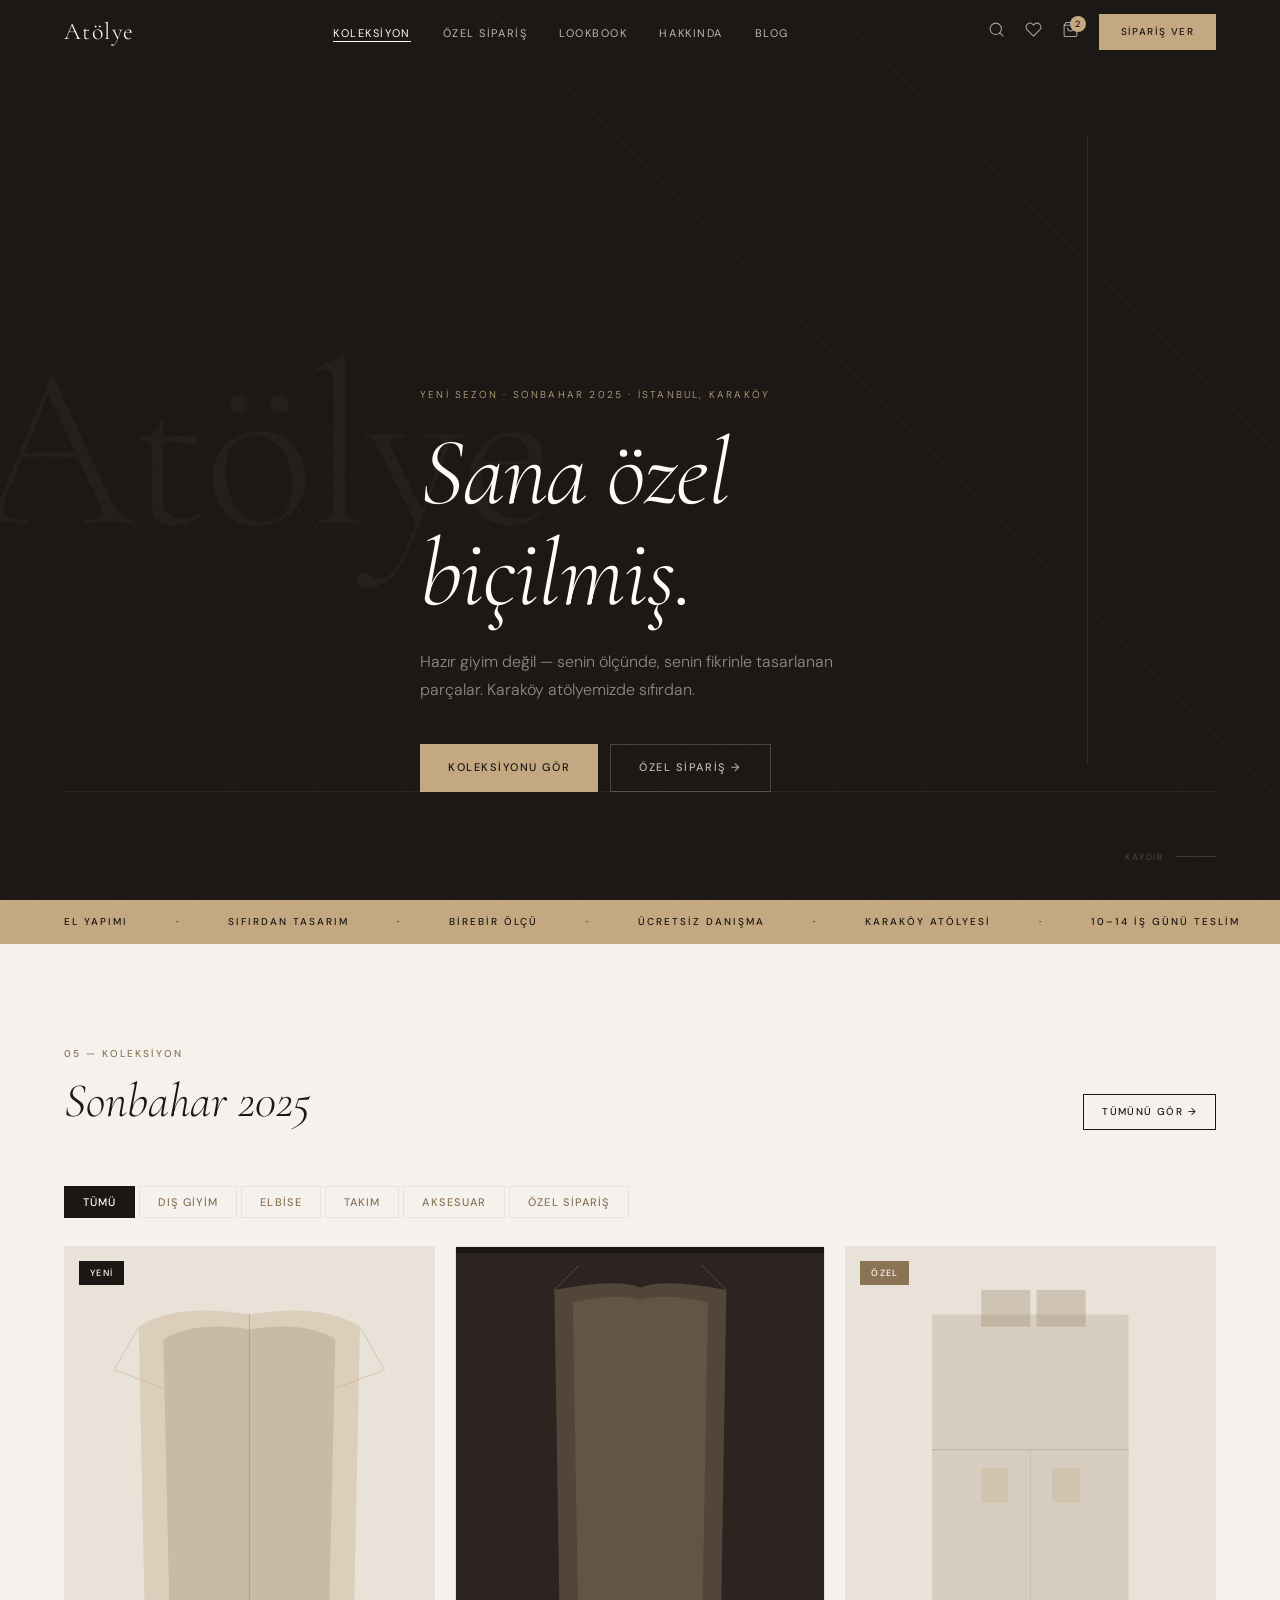
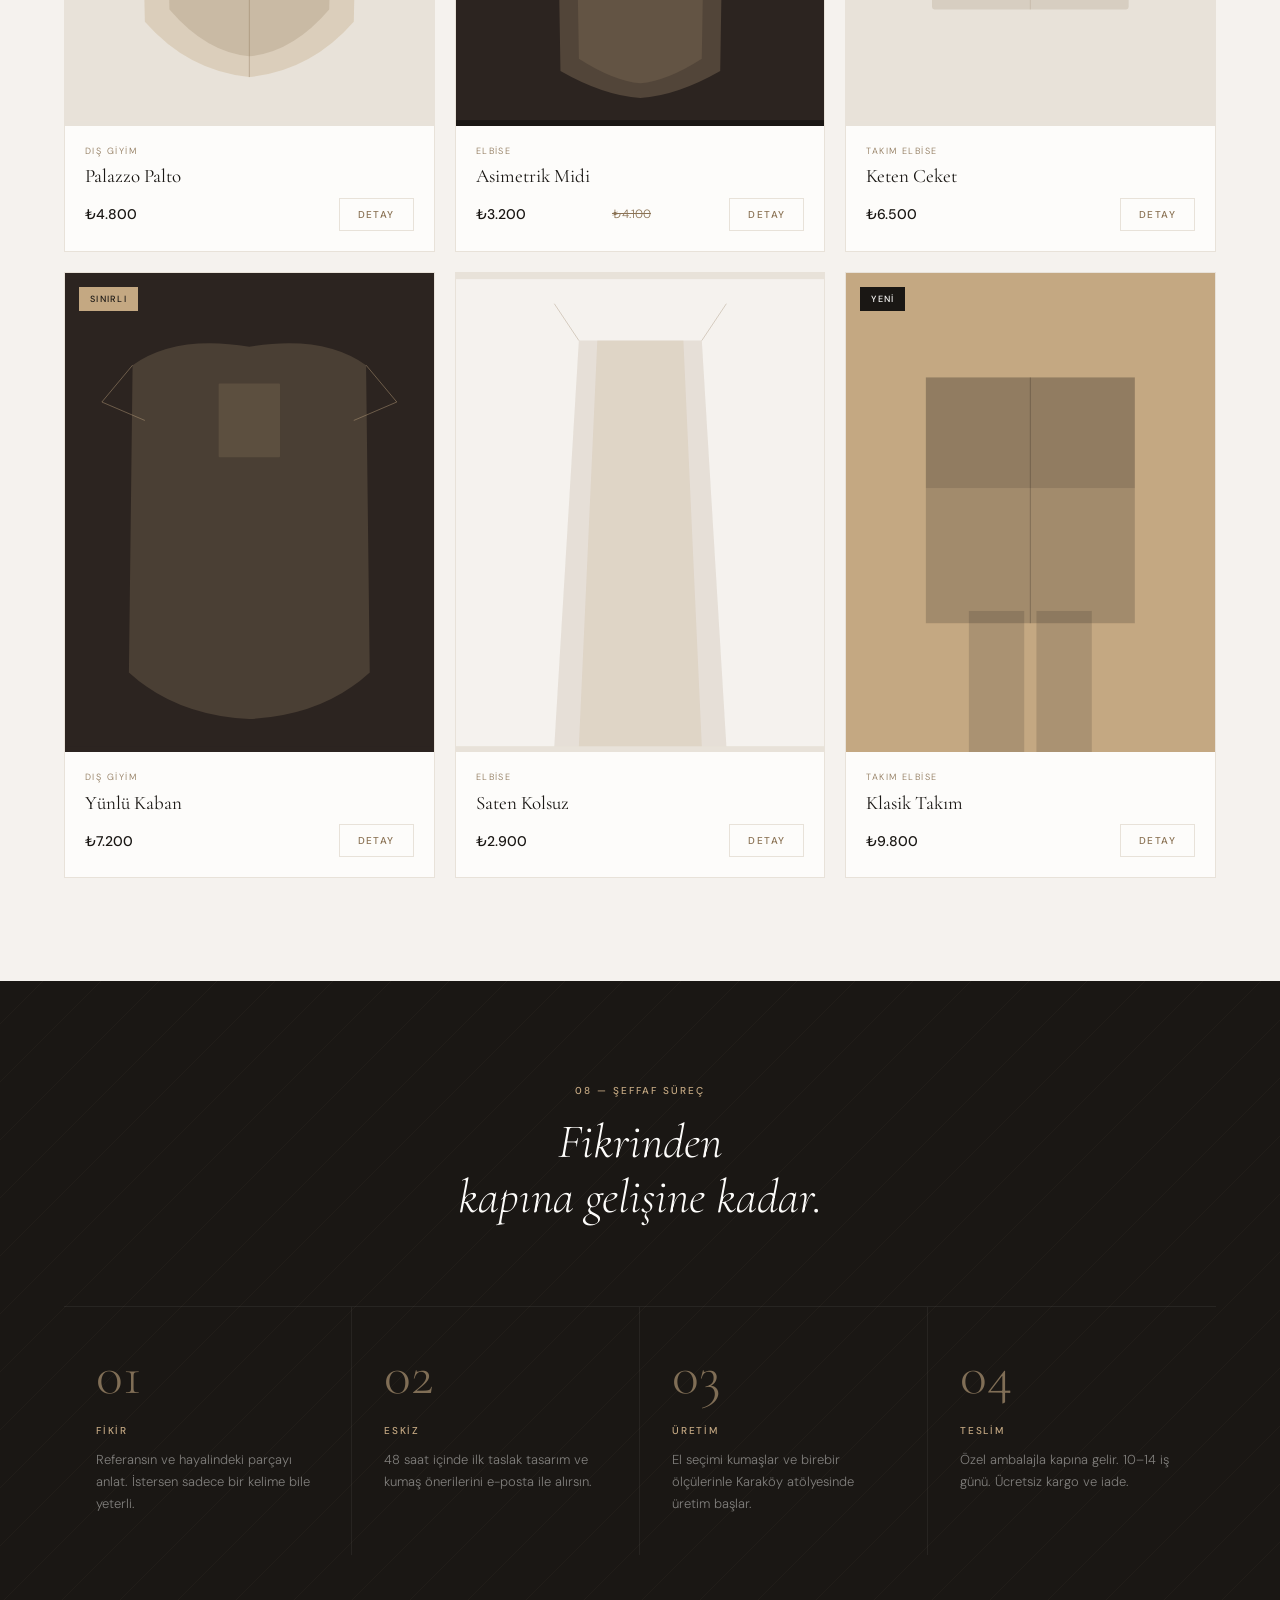
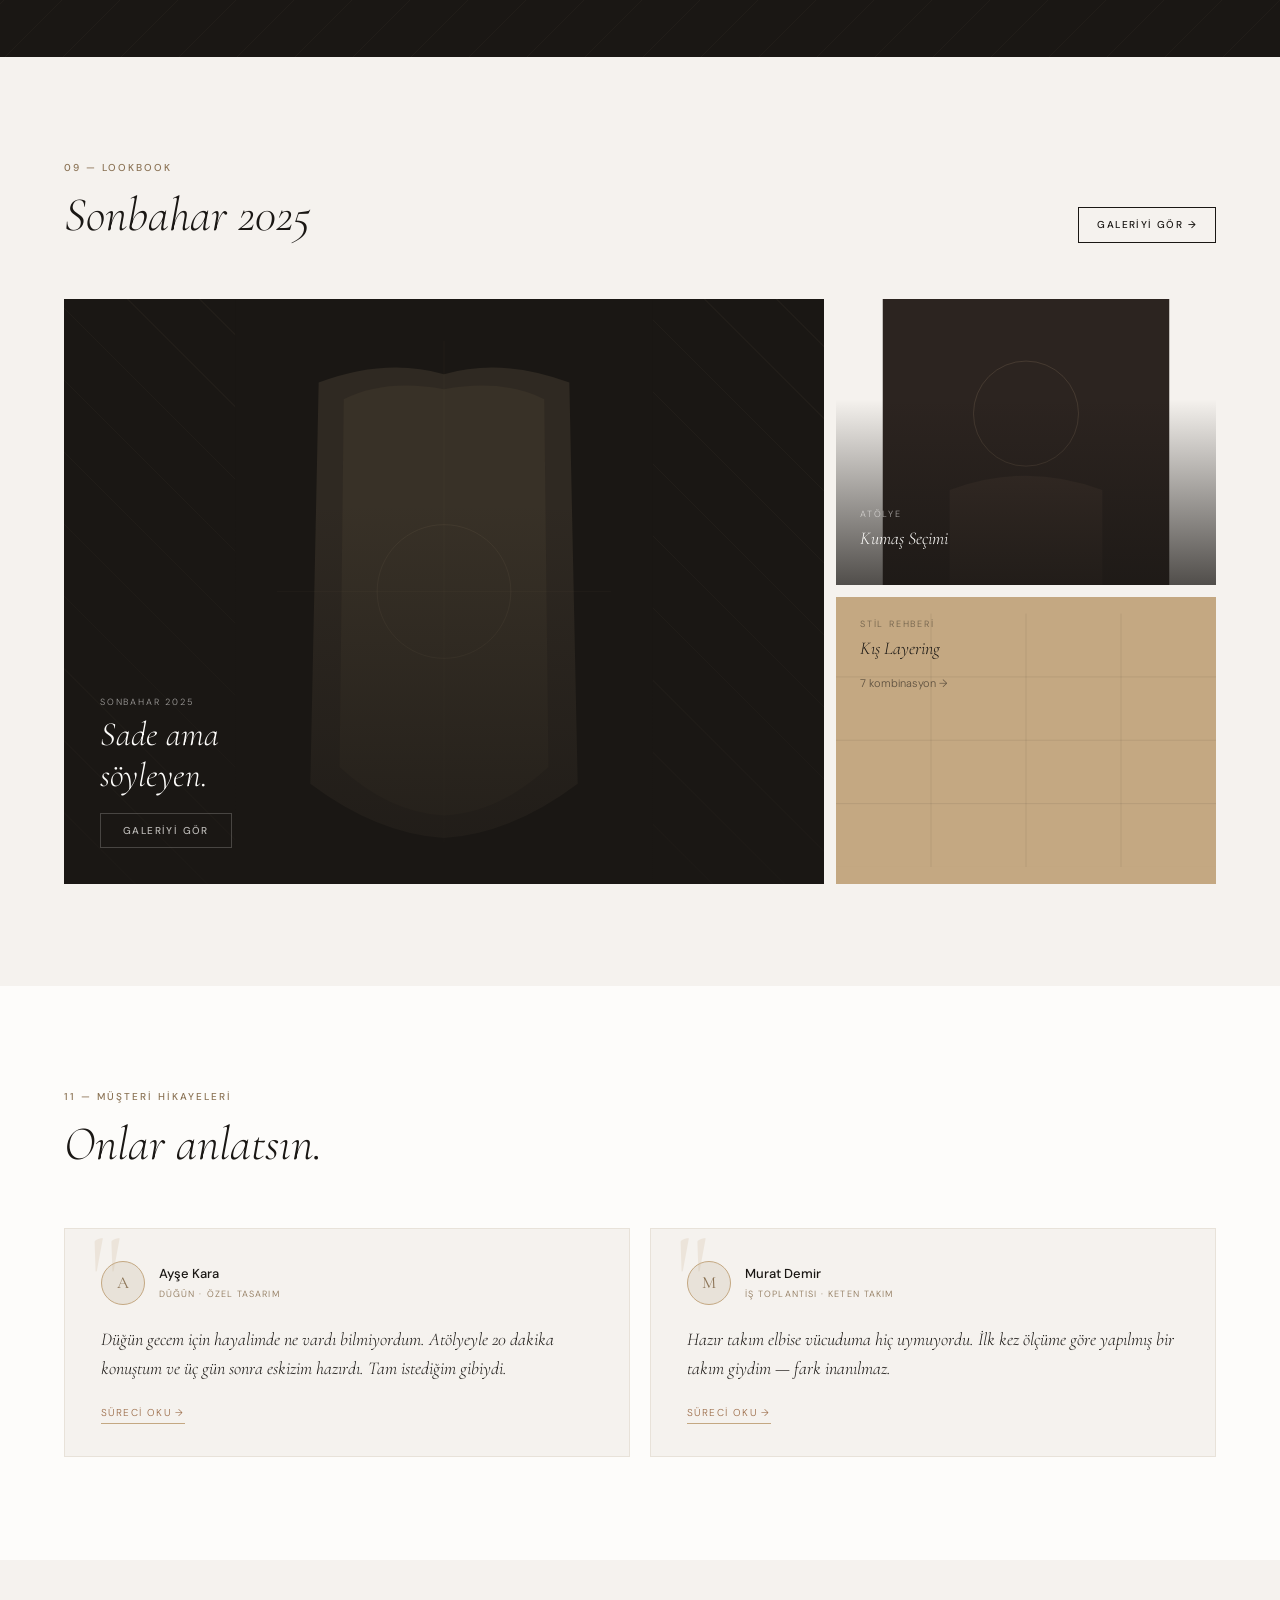
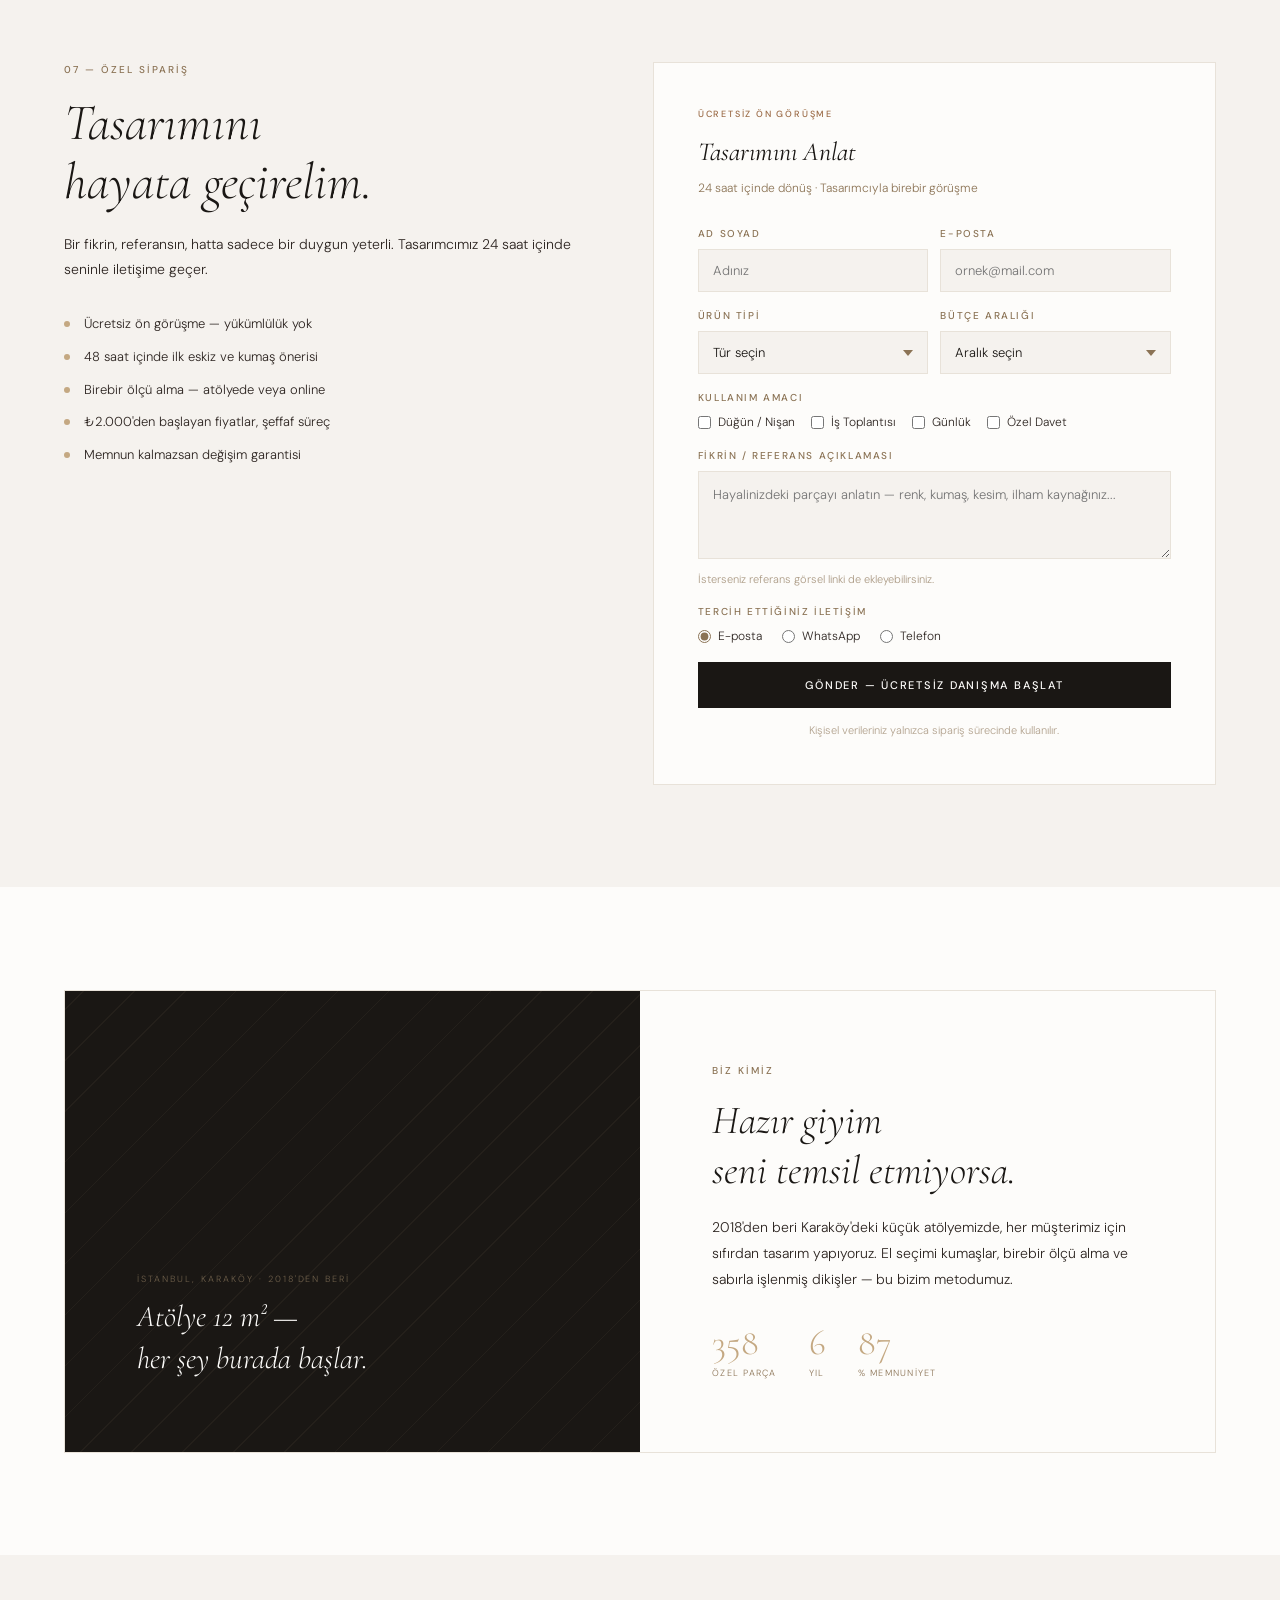
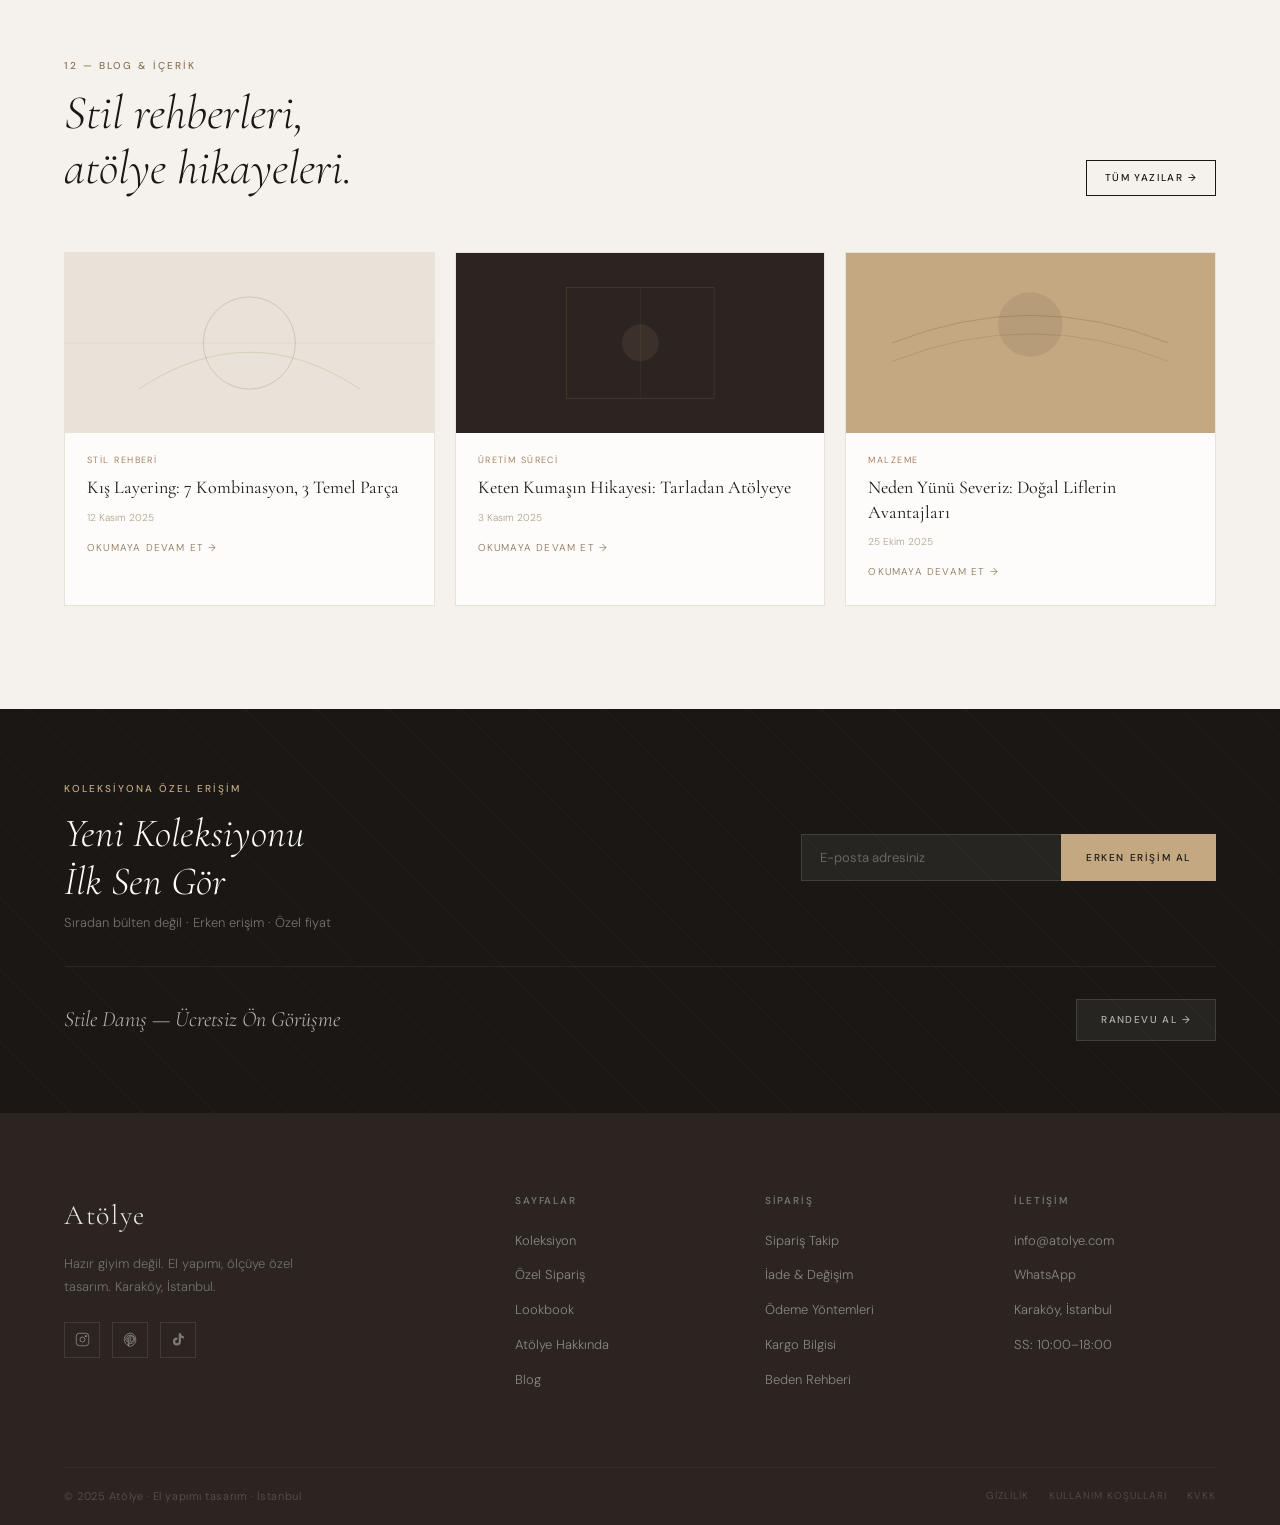
<file: index.html>
<!DOCTYPE html>
<html lang="tr">
<head>
  <meta charset="UTF-8">
  <meta name="viewport" content="width=device-width, initial-scale=1.0">
  <title>Atölye — Özel Giyim · İstanbul</title>
  <meta name="description" content="Hazır giyim seni temsil etmiyorsa. Karaköy atölyemizde sıfırdan tasarlanan, senin ölçünde biçilen parçalar.">
  <link rel="preconnect" href="https://fonts.googleapis.com">
  <link href="https://fonts.googleapis.com/css2?family=Cormorant+Garamond:ital,wght@0,300;0,400;0,600;1,300;1,400;1,600&family=DM+Sans:opsz,wght@9..40,300;9..40,400;9..40,500&display=swap" rel="stylesheet">

  <link rel="stylesheet" href="style.css">
</head>
<body>

  <!-- ============================================
       NAVIGATION
  ============================================= -->
  <nav id="nav" aria-label="Ana navigasyon">
    <div class="container">
      <div class="nav-inner">
        <a href="#" class="nav-logo">Atölye</a>

        <ul class="nav-links">
          <li><a href="#koleksiyon" class="active">Koleksiyon</a></li>
          <li><a href="#ozel-siparis">Özel Sipariş</a></li>
          <li><a href="#lookbook">Lookbook</a></li>
          <li><a href="#hakkinda">Hakkında</a></li>
          <li><a href="#blog">Blog</a></li>
        </ul>

        <div class="nav-right">
          <button class="nav-icon-btn" aria-label="Ara" title="Ara">
            <svg width="17" height="17" viewBox="0 0 24 24" fill="none" stroke="currentColor" stroke-width="1.5" stroke-linecap="round">
              <circle cx="11" cy="11" r="8"/><line x1="21" y1="21" x2="16.65" y2="16.65"/>
            </svg>
          </button>
          <button class="nav-icon-btn" aria-label="Favoriler" title="Favoriler">
            <svg width="17" height="17" viewBox="0 0 24 24" fill="none" stroke="currentColor" stroke-width="1.5" stroke-linecap="round" stroke-linejoin="round">
              <path d="M20.84 4.61a5.5 5.5 0 0 0-7.78 0L12 5.67l-1.06-1.06a5.5 5.5 0 0 0-7.78 7.78l1.06 1.06L12 21.23l7.78-7.78 1.06-1.06a5.5 5.5 0 0 0 0-7.78z"/>
            </svg>
          </button>
          <button class="nav-icon-btn" aria-label="Sepet" title="Sepet" style="position:relative">
            <svg width="17" height="17" viewBox="0 0 24 24" fill="none" stroke="currentColor" stroke-width="1.5" stroke-linecap="round" stroke-linejoin="round">
              <path d="M6 2L3 6v14a2 2 0 002 2h14a2 2 0 002-2V6l-3-4z"/><line x1="3" y1="6" x2="21" y2="6"/><path d="M16 10a4 4 0 01-8 0"/>
            </svg>
            <span class="cart-badge">2</span>
          </button>
          <a href="#ozel-siparis" class="btn-nav">Sipariş Ver</a>
          <button class="hamburger" id="hamburger-btn" aria-label="Menü" aria-expanded="false">
            <span></span><span></span><span></span>
          </button>
        </div>
      </div>
    </div>
  </nav>

  <!-- Mobile Overlay Menu -->
  <div id="mobile-menu" role="dialog" aria-modal="true">
    <a href="#koleksiyon" class="mobile-nav-link">Koleksiyon</a>
    <a href="#ozel-siparis" class="mobile-nav-link">Özel Sipariş</a>
    <a href="#lookbook" class="mobile-nav-link">Lookbook</a>
    <a href="#hakkinda" class="mobile-nav-link">Hakkında</a>
    <a href="#blog" class="mobile-nav-link">Blog</a>
  </div>

  <!-- ============================================
       HERO
  ============================================= -->
  <section id="hero" aria-label="Ana banner">
    <div class="hero-bg-pattern"></div>
    <div class="hero-grain"></div>
    <!-- Dekoratif çizgiler -->
    <div class="hero-line-v"></div>
    <div class="hero-line-h"></div>
    <!-- Watermark -->
    <div class="hero-watermark" id="hero-watermark">Atölye</div>

    <div class="container">
      <div class="hero-content">
        <p class="hero-eyebrow">Yeni Sezon · Sonbahar 2025 · İstanbul, Karaköy</p>
        <h1 class="hero-heading">Sana özel<br>biçilmiş.</h1>
        <p class="hero-sub">Hazır giyim değil — senin ölçünde, senin fikrinle tasarlanan parçalar. Karaköy atölyemizde sıfırdan.</p>
        <div class="hero-btns">
          <a href="#koleksiyon" class="btn btn-primary">Koleksiyonu Gör</a>
          <a href="#ozel-siparis" class="btn btn-outline-light">Özel Sipariş →</a>
        </div>
      </div>
    </div>

    <!-- Scroll indicator -->
    <div class="hero-scroll-indicator">
      <span class="hero-scroll-text">Kaydır</span>
      <div class="hero-scroll-line"></div>
    </div>
  </section>

  <!-- ============================================
       MARQUEE STRIP
  ============================================= -->
  <div class="brand-strip" aria-hidden="true">
    <div class="brand-strip-inner">
      <!-- Duplicated for infinite loop -->
      <span class="brand-strip-item">El Yapımı</span>
      <span class="brand-strip-item">·</span>
      <span class="brand-strip-item">Sıfırdan Tasarım</span>
      <span class="brand-strip-item">·</span>
      <span class="brand-strip-item">Birebir Ölçü</span>
      <span class="brand-strip-item">·</span>
      <span class="brand-strip-item">Ücretsiz Danışma</span>
      <span class="brand-strip-item">·</span>
      <span class="brand-strip-item">Karaköy Atölyesi</span>
      <span class="brand-strip-item">·</span>
      <span class="brand-strip-item">10–14 İş Günü Teslim</span>
      <span class="brand-strip-item">·</span>
      <span class="brand-strip-item">El Yapımı</span>
      <span class="brand-strip-item">·</span>
      <span class="brand-strip-item">Sıfırdan Tasarım</span>
      <span class="brand-strip-item">·</span>
      <span class="brand-strip-item">Birebir Ölçü</span>
      <span class="brand-strip-item">·</span>
      <span class="brand-strip-item">Ücretsiz Danışma</span>
      <span class="brand-strip-item">·</span>
      <span class="brand-strip-item">Karaköy Atölyesi</span>
      <span class="brand-strip-item">·</span>
      <span class="brand-strip-item">10–14 İş Günü Teslim</span>
      <span class="brand-strip-item">·</span>
    </div>
  </div>

  <!-- ============================================
       KOLEKSİYON
  ============================================= -->
  <section id="koleksiyon" aria-labelledby="koleksiyon-baslik">
    <div class="container">
      <div class="section-header">
        <div>
          <p class="eyebrow reveal" style="margin-bottom:12px">05 — Koleksiyon</p>
          <h2 class="section-heading reveal reveal-delay-1" id="koleksiyon-baslik">Sonbahar 2025</h2>
        </div>
        <a href="#" class="btn btn-outline-dark btn-sm reveal reveal-delay-2">Tümünü Gör →</a>
      </div>

      <!-- Filtre -->
      <div class="filter-bar reveal">
        <button class="filter-btn active" data-filter="all">Tümü</button>
        <button class="filter-btn" data-filter="dis-giyim">Dış Giyim</button>
        <button class="filter-btn" data-filter="elbise">Elbise</button>
        <button class="filter-btn" data-filter="takim">Takım</button>
        <button class="filter-btn" data-filter="aksesuar">Aksesuar</button>
        <button class="filter-btn" data-filter="ozel">Özel Sipariş</button>
      </div>

      <!-- Ürün Grid -->
      <div class="products-grid" id="products-grid">

        <!-- Ürün 1 -->
        <article class="product-card reveal" data-category="dis-giyim">
          <div class="card-image">
            <span class="card-badge badge-new">Yeni</span>
            <div class="card-image-inner">
              <svg width="100%" height="100%" viewBox="0 0 300 380" xmlns="http://www.w3.org/2000/svg" style="position:absolute;inset:0">
                <rect width="300" height="380" fill="#E8E2D9"/>
                <path d="M60 60 Q90 40 150 50 Q210 40 240 60 L235 300 Q200 340 150 345 Q100 340 65 300 Z" fill="#C4A882" opacity="0.35"/>
                <path d="M80 70 Q105 55 150 62 Q195 55 220 70 L215 290 Q185 325 150 328 Q115 325 85 290 Z" fill="#8B7355" opacity="0.22"/>
                <line x1="150" y1="50" x2="150" y2="345" stroke="#8B7355" stroke-width="0.8" opacity="0.4"/>
                <path d="M60 60 L40 95 L80 110" fill="none" stroke="#C4A882" stroke-width="0.8" opacity="0.5"/>
                <path d="M240 60 L260 95 L220 110" fill="none" stroke="#C4A882" stroke-width="0.8" opacity="0.5"/>
              </svg>
            </div>
            <div class="card-overlay">
              <button class="quick-add-btn" onclick="addToCart('Palazzo Palto')">Sepete Ekle</button>
            </div>
          </div>
          <div class="card-body">
            <p class="card-cat">Dış Giyim</p>
            <h3 class="card-name">Palazzo Palto</h3>
            <div class="card-footer">
              <span class="card-price">₺4.800</span>
              <button class="btn btn-ghost btn-sm">Detay</button>
            </div>
          </div>
        </article>

        <!-- Ürün 2 -->
        <article class="product-card reveal reveal-delay-1" data-category="elbise">
          <div class="card-image" style="background:#1A1714">
            <div class="card-image-inner">
              <svg width="100%" height="100%" viewBox="0 0 300 380" xmlns="http://www.w3.org/2000/svg" style="position:absolute;inset:0">
                <rect width="300" height="380" fill="#2C2420"/>
                <path d="M80 30 Q130 20 150 28 Q170 20 220 30 L215 340 Q180 360 150 362 Q120 360 85 340 Z" fill="#C4A882" opacity="0.25"/>
                <path d="M95 40 Q130 32 150 38 Q170 32 205 40 L200 330 Q172 348 150 350 Q128 348 100 330 Z" fill="#C4A882" opacity="0.15"/>
                <line x1="80" y1="30" x2="100" y2="10" stroke="#C4A882" stroke-width="0.6" opacity="0.4"/>
                <line x1="220" y1="30" x2="200" y2="10" stroke="#C4A882" stroke-width="0.6" opacity="0.4"/>
              </svg>
            </div>
            <div class="card-overlay">
              <button class="quick-add-btn" onclick="addToCart('Asimetrik Midi')">Sepete Ekle</button>
            </div>
          </div>
          <div class="card-body">
            <p class="card-cat">Elbise</p>
            <h3 class="card-name">Asimetrik Midi</h3>
            <div class="card-footer">
              <span class="card-price">₺3.200</span>
              <span class="card-price-old">₺4.100</span>
              <button class="btn btn-ghost btn-sm">Detay</button>
            </div>
          </div>
        </article>

        <!-- Ürün 3 -->
        <article class="product-card reveal reveal-delay-2" data-category="takim">
          <div class="card-image" style="background:#E8E2D9">
            <span class="card-badge badge-special">Özel</span>
            <div class="card-image-inner">
              <svg width="100%" height="100%" viewBox="0 0 300 380" xmlns="http://www.w3.org/2000/svg" style="position:absolute;inset:0">
                <rect width="300" height="380" fill="#E8E2D9"/>
                <rect x="70" y="50" width="160" height="240" rx="2" fill="#8B7355" opacity="0.18"/>
                <rect x="110" y="30" width="40" height="30" rx="1" fill="#8B7355" opacity="0.28"/>
                <rect x="155" y="30" width="40" height="30" rx="1" fill="#8B7355" opacity="0.28"/>
                <line x1="70" y1="160" x2="230" y2="160" stroke="#8B7355" stroke-width="0.7" opacity="0.4"/>
                <line x1="150" y1="160" x2="150" y2="290" stroke="#8B7355" stroke-width="0.5" opacity="0.3"/>
                <rect x="110" y="175" width="22" height="28" rx="1" fill="#C4A882" opacity="0.3"/>
                <rect x="168" y="175" width="22" height="28" rx="1" fill="#C4A882" opacity="0.3"/>
              </svg>
            </div>
            <div class="card-overlay">
              <button class="quick-add-btn" onclick="addToCart('Keten Ceket')">Sepete Ekle</button>
            </div>
          </div>
          <div class="card-body">
            <p class="card-cat">Takım Elbise</p>
            <h3 class="card-name">Keten Ceket</h3>
            <div class="card-footer">
              <span class="card-price">₺6.500</span>
              <button class="btn btn-ghost btn-sm">Detay</button>
            </div>
          </div>
        </article>

        <!-- Ürün 4 -->
        <article class="product-card reveal reveal-delay-1" data-category="dis-giyim">
          <div class="card-image" style="background:#2C2420">
            <span class="card-badge badge-limited">Sınırlı</span>
            <div class="card-image-inner">
              <svg width="100%" height="100%" viewBox="0 0 300 380" xmlns="http://www.w3.org/2000/svg" style="position:absolute;inset:0">
                <rect width="300" height="380" fill="#2C2420"/>
                <path d="M55 70 Q90 45 150 55 Q210 45 245 70 L248 320 Q210 355 150 358 Q90 355 52 320 Z" fill="#C4A882" opacity="0.2"/>
                <path d="M55 70 L30 100 L65 115 M245 70 L270 100 L235 115" fill="none" stroke="#C4A882" stroke-width="0.7" opacity="0.5"/>
                <rect x="125" y="85" width="50" height="60" rx="1" fill="#C4A882" opacity="0.15"/>
              </svg>
            </div>
            <div class="card-overlay">
              <button class="quick-add-btn" onclick="addToCart('Yünlü Kaban')">Sepete Ekle</button>
            </div>
          </div>
          <div class="card-body">
            <p class="card-cat">Dış Giyim</p>
            <h3 class="card-name">Yünlü Kaban</h3>
            <div class="card-footer">
              <span class="card-price">₺7.200</span>
              <button class="btn btn-ghost btn-sm">Detay</button>
            </div>
          </div>
        </article>

        <!-- Ürün 5 -->
        <article class="product-card reveal reveal-delay-2" data-category="elbise">
          <div class="card-image">
            <div class="card-image-inner">
              <svg width="100%" height="100%" viewBox="0 0 300 380" xmlns="http://www.w3.org/2000/svg" style="position:absolute;inset:0">
                <rect width="300" height="380" fill="#F5F2EE"/>
                <path d="M100 50 L200 50 L220 380 L80 380 Z" fill="#8B7355" opacity="0.15"/>
                <path d="M115 50 L185 50 L200 380 L100 380 Z" fill="#C4A882" opacity="0.2"/>
                <line x1="100" y1="50" x2="80" y2="20" stroke="#8B7355" stroke-width="0.6" opacity="0.4"/>
                <line x1="200" y1="50" x2="220" y2="20" stroke="#8B7355" stroke-width="0.6" opacity="0.4"/>
              </svg>
            </div>
            <div class="card-overlay">
              <button class="quick-add-btn" onclick="addToCart('Saten Kolsuz')">Sepete Ekle</button>
            </div>
          </div>
          <div class="card-body">
            <p class="card-cat">Elbise</p>
            <h3 class="card-name">Saten Kolsuz</h3>
            <div class="card-footer">
              <span class="card-price">₺2.900</span>
              <button class="btn btn-ghost btn-sm">Detay</button>
            </div>
          </div>
        </article>

        <!-- Ürün 6 -->
        <article class="product-card reveal reveal-delay-3" data-category="takim">
          <div class="card-image" style="background:#C4A882">
            <span class="card-badge badge-new">Yeni</span>
            <div class="card-image-inner">
              <svg width="100%" height="100%" viewBox="0 0 300 380" xmlns="http://www.w3.org/2000/svg" style="position:absolute;inset:0">
                <rect width="300" height="380" fill="#C4A882"/>
                <rect x="65" y="80" width="170" height="200" fill="#1A1714" opacity="0.2"/>
                <rect x="65" y="80" width="170" height="90" fill="#1A1714" opacity="0.12"/>
                <line x1="150" y1="80" x2="150" y2="280" stroke="#1A1714" stroke-width="0.8" opacity="0.25"/>
                <rect x="100" y="270" width="45" height="120" fill="#1A1714" opacity="0.15"/>
                <rect x="155" y="270" width="45" height="120" fill="#1A1714" opacity="0.15"/>
              </svg>
            </div>
            <div class="card-overlay">
              <button class="quick-add-btn" onclick="addToCart('Klasik Takım')">Sepete Ekle</button>
            </div>
          </div>
          <div class="card-body">
            <p class="card-cat">Takım Elbise</p>
            <h3 class="card-name">Klasik Takım</h3>
            <div class="card-footer">
              <span class="card-price">₺9.800</span>
              <button class="btn btn-ghost btn-sm">Detay</button>
            </div>
          </div>
        </article>

      </div><!-- /products-grid -->
    </div>
  </section>

  <!-- ============================================
       SİPARİŞ SÜRECİ
  ============================================= -->
  <section id="surec" aria-labelledby="surec-baslik">
    <div class="container surec-inner">
      <div class="surec-header">
        <p class="eyebrow reveal">08 — Şeffaf Süreç</p>
        <h2 class="section-heading reveal reveal-delay-1" id="surec-baslik" style="color:var(--cw)">Fikrinden<br>kapına gelişine kadar.</h2>
      </div>
      <div class="process-grid">
        <div class="process-step reveal">
          <div class="step-number">01</div>
          <p class="step-name">Fikir</p>
          <p class="step-desc">Referansın ve hayalindeki parçayı anlat. İstersen sadece bir kelime bile yeterli.</p>
        </div>
        <div class="process-step reveal reveal-delay-1">
          <div class="step-number">02</div>
          <p class="step-name">Eskiz</p>
          <p class="step-desc">48 saat içinde ilk taslak tasarım ve kumaş önerilerini e-posta ile alırsın.</p>
        </div>
        <div class="process-step reveal reveal-delay-2">
          <div class="step-number">03</div>
          <p class="step-name">Üretim</p>
          <p class="step-desc">El seçimi kumaşlar ve birebir ölçülerinle Karaköy atölyesinde üretim başlar.</p>
        </div>
        <div class="process-step reveal reveal-delay-3">
          <div class="step-number">04</div>
          <p class="step-name">Teslim</p>
          <p class="step-desc">Özel ambalajla kapına gelir. 10–14 iş günü. Ücretsiz kargo ve iade.</p>
        </div>
      </div>
    </div>
  </section>

  <!-- ============================================
       LOOKBOOK
  ============================================= -->
  <section id="lookbook" aria-labelledby="lookbook-baslik">
    <div class="container">
      <div class="section-header">
        <div>
          <p class="eyebrow reveal" style="margin-bottom:12px">09 — Lookbook</p>
          <h2 class="section-heading reveal reveal-delay-1" id="lookbook-baslik">Sonbahar 2025</h2>
        </div>
        <a href="#" class="btn btn-outline-dark btn-sm reveal reveal-delay-2">Galeriyi Gör →</a>
      </div>

      <div class="lookbook-layout reveal">
        <!-- Ana görsel -->
        <div class="lb-main">
          <div class="lb-overlay"></div>
          <div class="lb-pattern"></div>
          <div class="lb-image-scale">
            <svg width="100%" height="100%" viewBox="0 0 500 700" xmlns="http://www.w3.org/2000/svg" style="position:absolute;inset:0;width:100%;height:100%">
              <rect width="500" height="700" fill="#1A1714"/>
              <path d="M100 100 Q180 70 250 90 Q320 70 400 100 L410 580 Q330 640 250 645 Q170 640 90 580 Z" fill="#C4A882" opacity="0.12"/>
              <path d="M130 120 Q180 95 250 108 Q320 95 370 120 L375 560 Q315 615 250 618 Q185 615 125 560 Z" fill="#8B7355" opacity="0.1"/>
              <circle cx="250" cy="350" r="80" fill="none" stroke="#C4A882" stroke-width="0.5" opacity="0.2"/>
              <line x1="50" y1="350" x2="450" y2="350" stroke="#C4A882" stroke-width="0.3" opacity="0.15"/>
              <line x1="250" y1="50" x2="250" y2="650" stroke="#C4A882" stroke-width="0.3" opacity="0.15"/>
            </svg>
          </div>
          <div class="lb-content">
            <p class="lb-tag">Sonbahar 2025</p>
            <h3 class="lb-title">Sade ama<br>söyleyen.</h3>
            <button class="btn btn-outline-light" style="padding:10px 22px;font-size:10px">Galeriyi Gör</button>
          </div>
        </div>

        <!-- Alt görseller -->
        <div class="lb-item">
          <div class="lb-overlay"></div>
          <svg width="100%" height="100%" viewBox="0 0 300 300" xmlns="http://www.w3.org/2000/svg" style="position:absolute;inset:0;width:100%;height:100%">
            <rect width="300" height="300" fill="#2C2420"/>
            <circle cx="150" cy="120" r="55" fill="none" stroke="#C4A882" stroke-width="0.6" opacity="0.3"/>
            <path d="M70 200 Q150 170 230 200 L230 300 L70 300 Z" fill="#C4A882" opacity="0.08"/>
          </svg>
          <div class="lb-content">
            <p class="lb-tag">Atölye</p>
            <h3 class="lb-title" style="font-size:18px">Kumaş Seçimi</h3>
          </div>
        </div>

        <div class="lb-item" style="background:#C4A882; justify-content:flex-start; padding-top:20px">
          <svg width="100%" height="100%" viewBox="0 0 300 200" xmlns="http://www.w3.org/2000/svg" style="position:absolute;inset:0;width:100%;height:100%">
            <rect width="300" height="200" fill="#C4A882"/>
            <line x1="0" y1="50" x2="300" y2="50" stroke="#1A1714" stroke-width="0.4" opacity="0.15"/>
            <line x1="0" y1="100" x2="300" y2="100" stroke="#1A1714" stroke-width="0.4" opacity="0.15"/>
            <line x1="0" y1="150" x2="300" y2="150" stroke="#1A1714" stroke-width="0.4" opacity="0.15"/>
            <line x1="75" y1="0" x2="75" y2="200" stroke="#1A1714" stroke-width="0.4" opacity="0.15"/>
            <line x1="150" y1="0" x2="150" y2="200" stroke="#1A1714" stroke-width="0.4" opacity="0.15"/>
            <line x1="225" y1="0" x2="225" y2="200" stroke="#1A1714" stroke-width="0.4" opacity="0.15"/>
          </svg>
          <div class="lb-content">
            <p class="lb-tag" style="color:rgba(26,23,20,0.5)">Stil Rehberi</p>
            <h3 class="lb-title" style="font-size:18px;color:var(--cr)">Kış Layering</h3>
            <p style="font-size:11px;color:rgba(26,23,20,0.6);margin-top:4px;font-weight:300">7 kombinasyon →</p>
          </div>
        </div>
      </div>
    </div>
  </section>

  <!-- ============================================
       MÜŞTERİ HİKAYELERİ
  ============================================= -->
  <section id="hikayeler" aria-labelledby="hikayeler-baslik">
    <div class="container">
      <div class="section-header">
        <div>
          <p class="eyebrow reveal" style="margin-bottom:12px">11 — Müşteri Hikayeleri</p>
          <h2 class="section-heading reveal reveal-delay-1" id="hikayeler-baslik">Onlar anlatsın.</h2>
        </div>
      </div>

      <div class="stories-grid">
        <article class="story-card reveal">
          <div class="story-quote-mark">"</div>
          <div class="story-meta">
            <div class="story-avatar">A</div>
            <div>
              <p class="story-name">Ayşe Kara</p>
              <p class="story-occasion">Düğün · Özel Tasarım</p>
            </div>
          </div>
          <blockquote class="story-text">
            Düğün gecem için hayalimde ne vardı bilmiyordum. Atölyeyle 20 dakika konuştum ve üç gün sonra eskizim hazırdı. Tam istediğim gibiydi.
          </blockquote>
          <a href="#" class="story-cta">Süreci Oku →</a>
        </article>

        <article class="story-card reveal reveal-delay-1">
          <div class="story-quote-mark">"</div>
          <div class="story-meta">
            <div class="story-avatar">M</div>
            <div>
              <p class="story-name">Murat Demir</p>
              <p class="story-occasion">İş Toplantısı · Keten Takım</p>
            </div>
          </div>
          <blockquote class="story-text">
            Hazır takım elbise vücuduma hiç uymuyordu. İlk kez ölçüme göre yapılmış bir takım giydim — fark inanılmaz.
          </blockquote>
          <a href="#" class="story-cta">Süreci Oku →</a>
        </article>
      </div>
    </div>
  </section>

  <!-- ============================================
       ÖZEL SİPARİŞ FORMU
  ============================================= -->
  <section id="ozel-siparis" aria-labelledby="siparis-baslik">
    <div class="container">
      <div class="order-layout">

        <!-- Sol: Bilgi -->
        <div class="order-info">
          <p class="eyebrow reveal" style="margin-bottom:16px">07 — Özel Sipariş</p>
          <h2 class="order-heading reveal reveal-delay-1" id="siparis-baslik">Tasarımını<br>hayata geçirelim.</h2>
          <p class="order-desc reveal reveal-delay-2">
            Bir fikrin, referansın, hatta sadece bir duygun yeterli. Tasarımcımız 24 saat içinde seninle iletişime geçer.
          </p>
          <ul class="order-promises reveal reveal-delay-3">
            <li class="promise-item">
              <span class="promise-dot"></span>
              <span>Ücretsiz ön görüşme — yükümlülük yok</span>
            </li>
            <li class="promise-item">
              <span class="promise-dot"></span>
              <span>48 saat içinde ilk eskiz ve kumaş önerisi</span>
            </li>
            <li class="promise-item">
              <span class="promise-dot"></span>
              <span>Birebir ölçü alma — atölyede veya online</span>
            </li>
            <li class="promise-item">
              <span class="promise-dot"></span>
              <span>₺2.000'den başlayan fiyatlar, şeffaf süreç</span>
            </li>
            <li class="promise-item">
              <span class="promise-dot"></span>
              <span>Memnun kalmazsan değişim garantisi</span>
            </li>
          </ul>
        </div>

        <!-- Sağ: Form -->
        <div class="order-form reveal reveal-delay-2">
          <p class="eyebrow--amber" style="font-size:9px;letter-spacing:0.2em;text-transform:uppercase;font-weight:500;margin-bottom:10px">Ücretsiz Ön Görüşme</p>
          <h3 class="form-title">Tasarımını Anlat</h3>
          <p class="form-sub">24 saat içinde dönüş · Tasarımcıyla birebir görüşme</p>

          <form id="order-form" novalidate>
            <div class="form-row">
              <div class="form-group">
                <label class="form-label" for="name">Ad Soyad</label>
                <input class="form-input" type="text" id="name" name="name" placeholder="Adınız" required>
              </div>
              <div class="form-group">
                <label class="form-label" for="email">E-posta</label>
                <input class="form-input" type="email" id="email" name="email" placeholder="ornek@mail.com" required>
              </div>
            </div>

            <div class="form-row">
              <div class="form-group">
                <label class="form-label" for="product-type">Ürün Tipi</label>
                <select class="form-select" id="product-type" name="product-type">
                  <option value="">Tür seçin</option>
                  <option>Palto / Kaban</option>
                  <option>Elbise</option>
                  <option>Takım Elbise</option>
                  <option>Ceket</option>
                  <option>Diğer</option>
                </select>
              </div>
              <div class="form-group">
                <label class="form-label" for="budget">Bütçe Aralığı</label>
                <select class="form-select" id="budget" name="budget">
                  <option value="">Aralık seçin</option>
                  <option>₺2.000 – ₺4.000</option>
                  <option>₺4.000 – ₺8.000</option>
                  <option>₺8.000 – ₺15.000</option>
                  <option>₺15.000+</option>
                </select>
              </div>
            </div>

            <div class="form-group">
              <label class="form-label">Kullanım Amacı</label>
              <div class="form-checkboxes">
                <label class="check-label"><input type="checkbox" name="purpose" value="dugun"> Düğün / Nişan</label>
                <label class="check-label"><input type="checkbox" name="purpose" value="is"> İş Toplantısı</label>
                <label class="check-label"><input type="checkbox" name="purpose" value="gunluk"> Günlük</label>
                <label class="check-label"><input type="checkbox" name="purpose" value="davet"> Özel Davet</label>
              </div>
            </div>

            <div class="form-group">
              <label class="form-label" for="description">Fikrin / Referans Açıklaması</label>
              <textarea class="form-textarea" id="description" name="description" placeholder="Hayalinizdeki parçayı anlatın — renk, kumaş, kesim, ilham kaynağınız..."></textarea>
              <p class="form-hint">İsterseniz referans görsel linki de ekleyebilirsiniz.</p>
            </div>

            <div class="form-group">
              <label class="form-label">Tercih Ettiğiniz İletişim</label>
              <div style="display:flex;gap:20px">
                <label class="check-label"><input type="radio" name="contact" value="eposta" checked style="accent-color:var(--cm)"> E-posta</label>
                <label class="check-label"><input type="radio" name="contact" value="whatsapp" style="accent-color:var(--cm)"> WhatsApp</label>
                <label class="check-label"><input type="radio" name="contact" value="telefon" style="accent-color:var(--cm)"> Telefon</label>
              </div>
            </div>

            <button type="submit" class="btn btn-dark btn-full" style="padding:16px;font-size:11px;letter-spacing:0.16em">
              Gönder — Ücretsiz Danışma Başlat
            </button>
            <p class="form-note">Kişisel verileriniz yalnızca sipariş sürecinde kullanılır.</p>
          </form>

          <!-- Success state -->
          <div class="form-success" id="form-success">
            <div class="success-icon">✓</div>
            <h3 class="success-title">Talebiniz Alındı</h3>
            <p class="success-text">24 saat içinde size dönüş yapacağız.</p>
          </div>
        </div>

      </div>
    </div>
  </section>

  <!-- ============================================
       HAKKINDA / ATÖLYE
  ============================================= -->
  <section id="hakkinda" aria-labelledby="hakkinda-baslik">
    <div class="container">
      <div class="about-layout reveal">
        <div class="about-visual">
          <div class="about-visual-pattern"></div>
          <p class="about-location">İstanbul, Karaköy · 2018'den beri</p>
          <p class="about-visual-title">Atölye 12 m² —<br>her şey burada başlar.</p>
        </div>
        <div class="about-content">
          <p class="eyebrow about-eyebrow">Biz kimiz</p>
          <h2 class="about-heading" id="hakkinda-baslik">Hazır giyim<br>seni temsil etmiyorsa.</h2>
          <p class="about-body">
            2018'den beri Karaköy'deki küçük atölyemizde, her müşterimiz için sıfırdan tasarım yapıyoruz. El seçimi kumaşlar, birebir ölçü alma ve sabırla işlenmiş dikişler — bu bizim metodumuz.
          </p>
          <div class="about-stats">
            <div class="stat-item">
              <div class="stat-num" data-target="400">0</div>
              <p class="stat-label">Özel Parça</p>
            </div>
            <div class="stat-item">
              <div class="stat-num" data-target="7">0</div>
              <p class="stat-label">Yıl</p>
            </div>
            <div class="stat-item">
              <div class="stat-num" data-target="97">0</div>
              <p class="stat-label">% Memnuniyet</p>
            </div>
          </div>
        </div>
      </div>
    </div>
  </section>

  <!-- ============================================
       BLOG
  ============================================= -->
  <section id="blog" aria-labelledby="blog-baslik">
    <div class="container">
      <div class="section-header">
        <div>
          <p class="eyebrow reveal" style="margin-bottom:12px">12 — Blog & İçerik</p>
          <h2 class="section-heading reveal reveal-delay-1" id="blog-baslik">Stil rehberleri,<br>atölye hikayeleri.</h2>
        </div>
        <a href="#" class="btn btn-outline-dark btn-sm reveal reveal-delay-2">Tüm Yazılar →</a>
      </div>

      <div class="blog-grid">
        <article class="blog-card reveal">
          <div class="blog-image">
            <div class="blog-image-inner">
              <svg width="100%" height="100%" viewBox="0 0 400 180" style="position:absolute;inset:0;width:100%;height:100%">
                <rect width="400" height="180" fill="#E8E2D9"/>
                <circle cx="200" cy="90" r="50" fill="none" stroke="#8B7355" stroke-width="0.7" opacity="0.4"/>
                <line x1="0" y1="90" x2="400" y2="90" stroke="#8B7355" stroke-width="0.4" opacity="0.2"/>
                <path d="M80 140 Q200 60 320 140" fill="none" stroke="#C4A882" stroke-width="0.8" opacity="0.5"/>
              </svg>
            </div>
          </div>
          <div class="blog-body">
            <p class="blog-cat">Stil Rehberi</p>
            <h3 class="blog-title">Kış Layering: 7 Kombinasyon, 3 Temel Parça</h3>
            <p class="blog-date">12 Kasım 2025</p>
            <span class="blog-read-more">Okumaya Devam Et →</span>
          </div>
        </article>

        <article class="blog-card reveal reveal-delay-1">
          <div class="blog-image" style="background:#2C2420">
            <div class="blog-image-inner">
              <svg width="100%" height="100%" viewBox="0 0 400 180" style="position:absolute;inset:0;width:100%;height:100%">
                <rect width="400" height="180" fill="#2C2420"/>
                <rect x="120" y="30" width="160" height="120" fill="none" stroke="#C4A882" stroke-width="0.5" opacity="0.3"/>
                <line x1="200" y1="30" x2="200" y2="150" stroke="#C4A882" stroke-width="0.4" opacity="0.2"/>
                <circle cx="200" cy="90" r="20" fill="#C4A882" opacity="0.1"/>
              </svg>
            </div>
          </div>
          <div class="blog-body">
            <p class="blog-cat">Üretim Süreci</p>
            <h3 class="blog-title">Keten Kumaşın Hikayesi: Tarladan Atölyeye</h3>
            <p class="blog-date">3 Kasım 2025</p>
            <span class="blog-read-more">Okumaya Devam Et →</span>
          </div>
        </article>

        <article class="blog-card reveal reveal-delay-2">
          <div class="blog-image" style="background:#C4A882">
            <div class="blog-image-inner">
              <svg width="100%" height="100%" viewBox="0 0 400 180" style="position:absolute;inset:0;width:100%;height:100%">
                <rect width="400" height="180" fill="#C4A882"/>
                <path d="M50 90 Q200 30 350 90" fill="none" stroke="#1A1714" stroke-width="0.8" opacity="0.2"/>
                <path d="M50 110 Q200 50 350 110" fill="none" stroke="#1A1714" stroke-width="0.8" opacity="0.15"/>
                <circle cx="200" cy="70" r="35" fill="#1A1714" opacity="0.08"/>
              </svg>
            </div>
          </div>
          <div class="blog-body">
            <p class="blog-cat">Malzeme</p>
            <h3 class="blog-title">Neden Yünü Severiz: Doğal Liflerin Avantajları</h3>
            <p class="blog-date">25 Ekim 2025</p>
            <span class="blog-read-more">Okumaya Devam Et →</span>
          </div>
        </article>
      </div>
    </div>
  </section>

  <!-- ============================================
       ERKEN ERİŞİM + DANIŞMA
  ============================================= -->
  <section id="erisim" aria-label="Erken erişim ve danışma">
    <div class="container">
      <div class="access-inner">
        <div class="access-text">
          <p class="eyebrow access-eyebrow">Koleksiyona Özel Erişim</p>
          <h2 class="access-heading">Yeni Koleksiyonu<br>İlk Sen Gör</h2>
          <p class="access-sub">Sıradan bülten değil · Erken erişim · Özel fiyat</p>
        </div>
        <div class="access-form">
          <input class="access-input" type="email" placeholder="E-posta adresiniz" id="access-email" aria-label="E-posta adresi">
          <button class="access-btn" onclick="subscribeEarlyAccess()">Erken Erişim Al</button>
        </div>
      </div>

      <div class="consult-strip">
        <p class="consult-text">Stile Danış — Ücretsiz Ön Görüşme</p>
        <a href="#ozel-siparis" class="btn-consult">Randevu Al →</a>
      </div>
    </div>
  </section>

  <!-- ============================================
       FOOTER
  ============================================= -->
  <footer>
    <div class="container">
      <div class="footer-top">
        <div class="footer-brand-col">
          <div class="footer-logo">Atölye</div>
          <p class="footer-tagline">Hazır giyim değil. El yapımı, ölçüye özel tasarım. Karaköy, İstanbul.</p>
          <div class="footer-social">
            <a href="#" class="social-btn" aria-label="Instagram">
              <svg width="15" height="15" viewBox="0 0 24 24" fill="none" stroke="currentColor" stroke-width="1.5"><rect x="2" y="2" width="20" height="20" rx="5"/><circle cx="12" cy="12" r="4"/><circle cx="17.5" cy="6.5" r="1" fill="currentColor"/></svg>
            </a>
            <a href="#" class="social-btn" aria-label="Pinterest">
              <svg width="15" height="15" viewBox="0 0 24 24" fill="none" stroke="currentColor" stroke-width="1.5"><path d="M12 2C6.48 2 2 6.48 2 12c0 4.24 2.65 7.86 6.39 9.29-.09-.78-.17-1.98.03-2.83.19-.76 1.27-5.36 1.27-5.36s-.32-.65-.32-1.61c0-1.51.88-2.64 1.97-2.64.93 0 1.38.7 1.38 1.54 0 .94-.6 2.34-.91 3.64-.26 1.09.54 1.97 1.61 1.97 1.93 0 3.41-2.03 3.41-4.97 0-2.6-1.87-4.42-4.53-4.42-3.08 0-4.89 2.31-4.89 4.7 0 .93.36 1.93.8 2.47.09.11.1.2.08.31l-.3 1.22c-.05.19-.16.23-.37.14C5.4 15.3 4.5 13.41 4.5 11.8c0-3.49 2.54-6.71 7.33-6.71 3.85 0 6.84 2.74 6.84 6.4 0 3.82-2.41 6.9-5.75 6.9-1.12 0-2.18-.58-2.54-1.27l-.69 2.59c-.25.96-.93 2.16-1.39 2.89.67.21 1.38.32 2.2.32 5.52 0 10-4.48 10-10S17.52 2 12 2z"/></svg>
            </a>
            <a href="#" class="social-btn" aria-label="TikTok">
              <svg width="15" height="15" viewBox="0 0 24 24" fill="currentColor"><path d="M19.59 6.69a4.83 4.83 0 01-3.77-4.25V2h-3.45v13.67a2.89 2.89 0 01-2.88 2.5 2.89 2.89 0 01-2.89-2.89 2.89 2.89 0 012.89-2.89c.28 0 .54.04.79.1V9.01a6.33 6.33 0 00-.79-.05 6.34 6.34 0 00-6.34 6.34 6.34 6.34 0 006.34 6.34 6.34 6.34 0 006.33-6.34V8.73a8.18 8.18 0 004.78 1.53V6.79a4.85 4.85 0 01-1.01-.1z"/></svg>
            </a>
          </div>
        </div>

        <div>
          <p class="footer-col-title">Sayfalar</p>
          <ul class="footer-links-list">
            <li><a href="#koleksiyon">Koleksiyon</a></li>
            <li><a href="#ozel-siparis">Özel Sipariş</a></li>
            <li><a href="#lookbook">Lookbook</a></li>
            <li><a href="#hakkinda">Atölye Hakkında</a></li>
            <li><a href="#blog">Blog</a></li>
          </ul>
        </div>

        <div>
          <p class="footer-col-title">Sipariş</p>
          <ul class="footer-links-list">
            <li><a href="#">Sipariş Takip</a></li>
            <li><a href="#">İade & Değişim</a></li>
            <li><a href="#">Ödeme Yöntemleri</a></li>
            <li><a href="#">Kargo Bilgisi</a></li>
            <li><a href="#">Beden Rehberi</a></li>
          </ul>
        </div>

        <div>
          <p class="footer-col-title">İletişim</p>
          <ul class="footer-links-list">
            <li><a href="#">info@atolye.com</a></li>
            <li><a href="#">WhatsApp</a></li>
            <li><a href="#">Karaköy, İstanbul</a></li>
            <li><a href="#">SS: 10:00–18:00</a></li>
          </ul>
        </div>
      </div>

      <div class="footer-bottom">
        <p class="footer-copy">© 2025 Atölye · El yapımı tasarım · İstanbul</p>
        <div class="footer-legal">
          <a href="#">Gizlilik</a>
          <a href="#">Kullanım Koşulları</a>
          <a href="#">KVKK</a>
        </div>
      </div>
    </div>
  </footer>

  <!-- Toast Notification -->
  <div class="toast" id="toast" role="status" aria-live="polite"></div>

  <!-- ============================================
       JAVASCRIPT
  ============================================= -->
  <script src="script.js"></script>

</body>
</html>
</file>
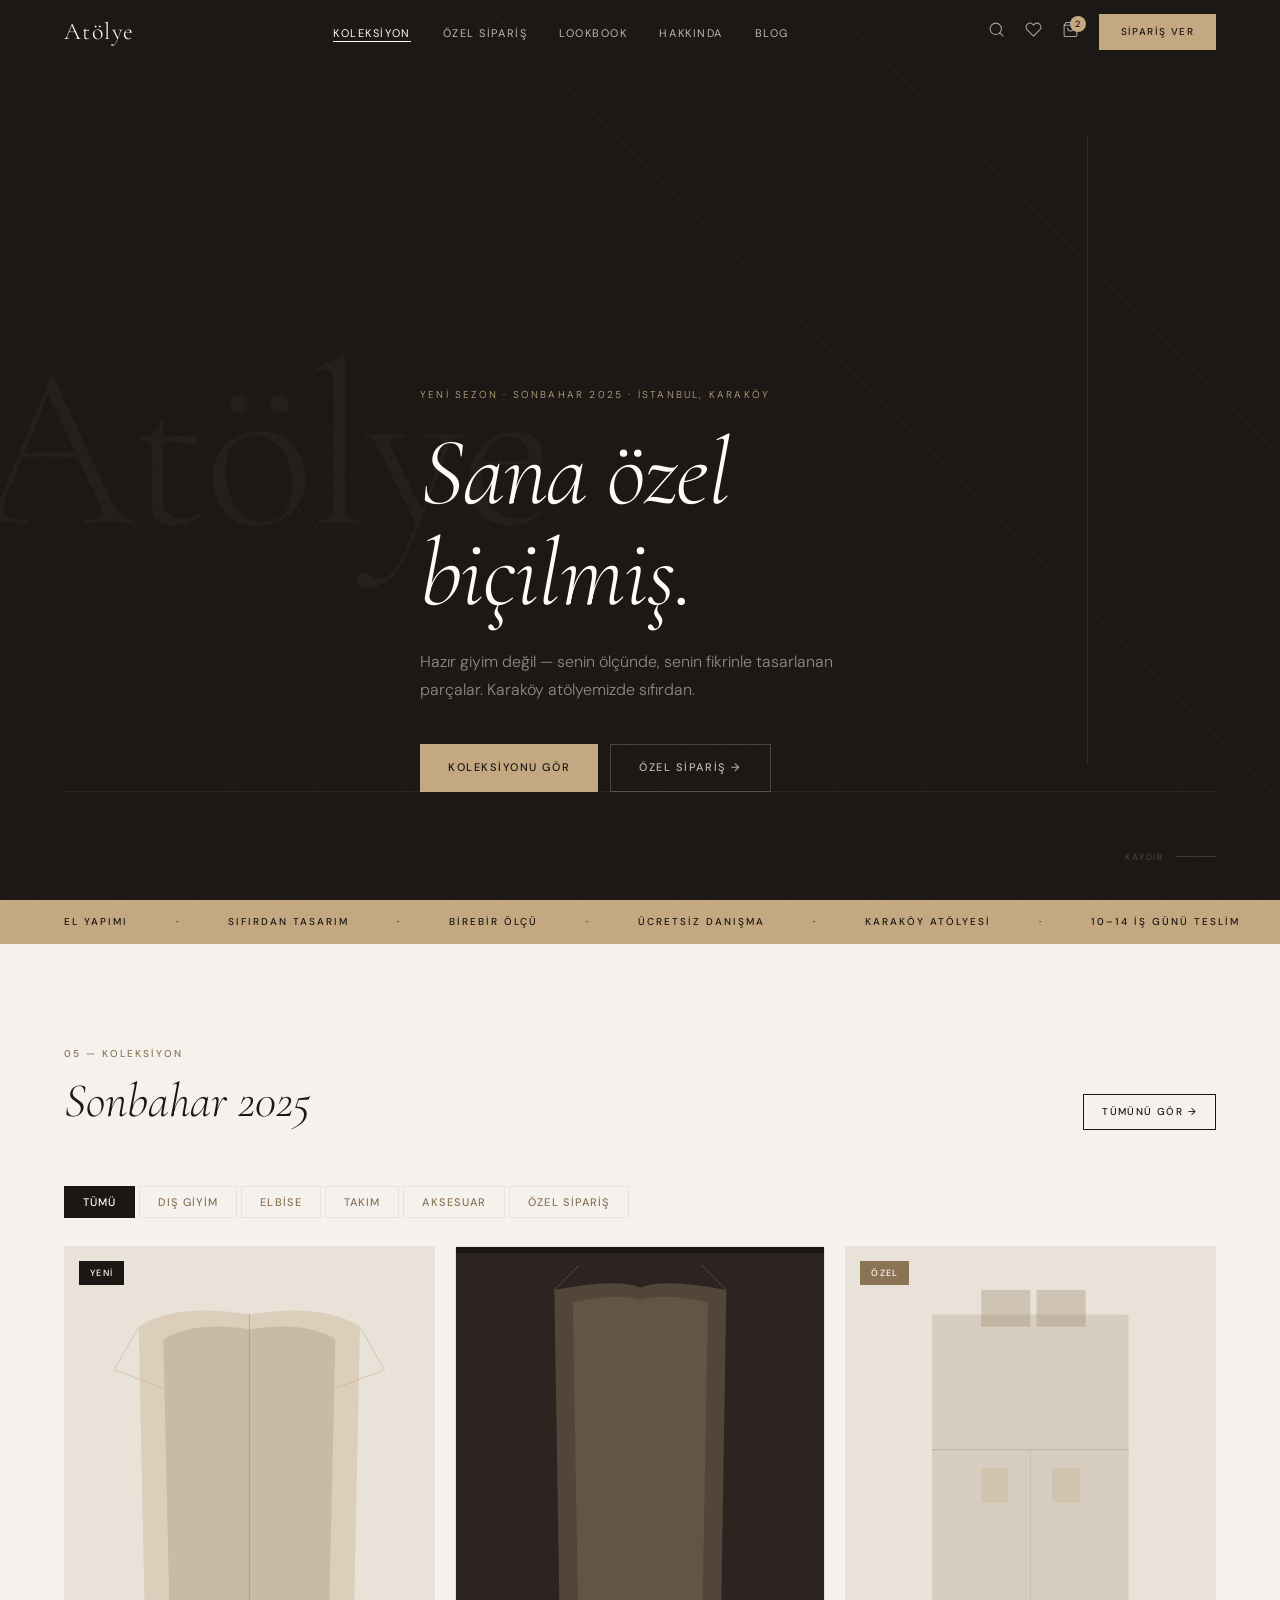
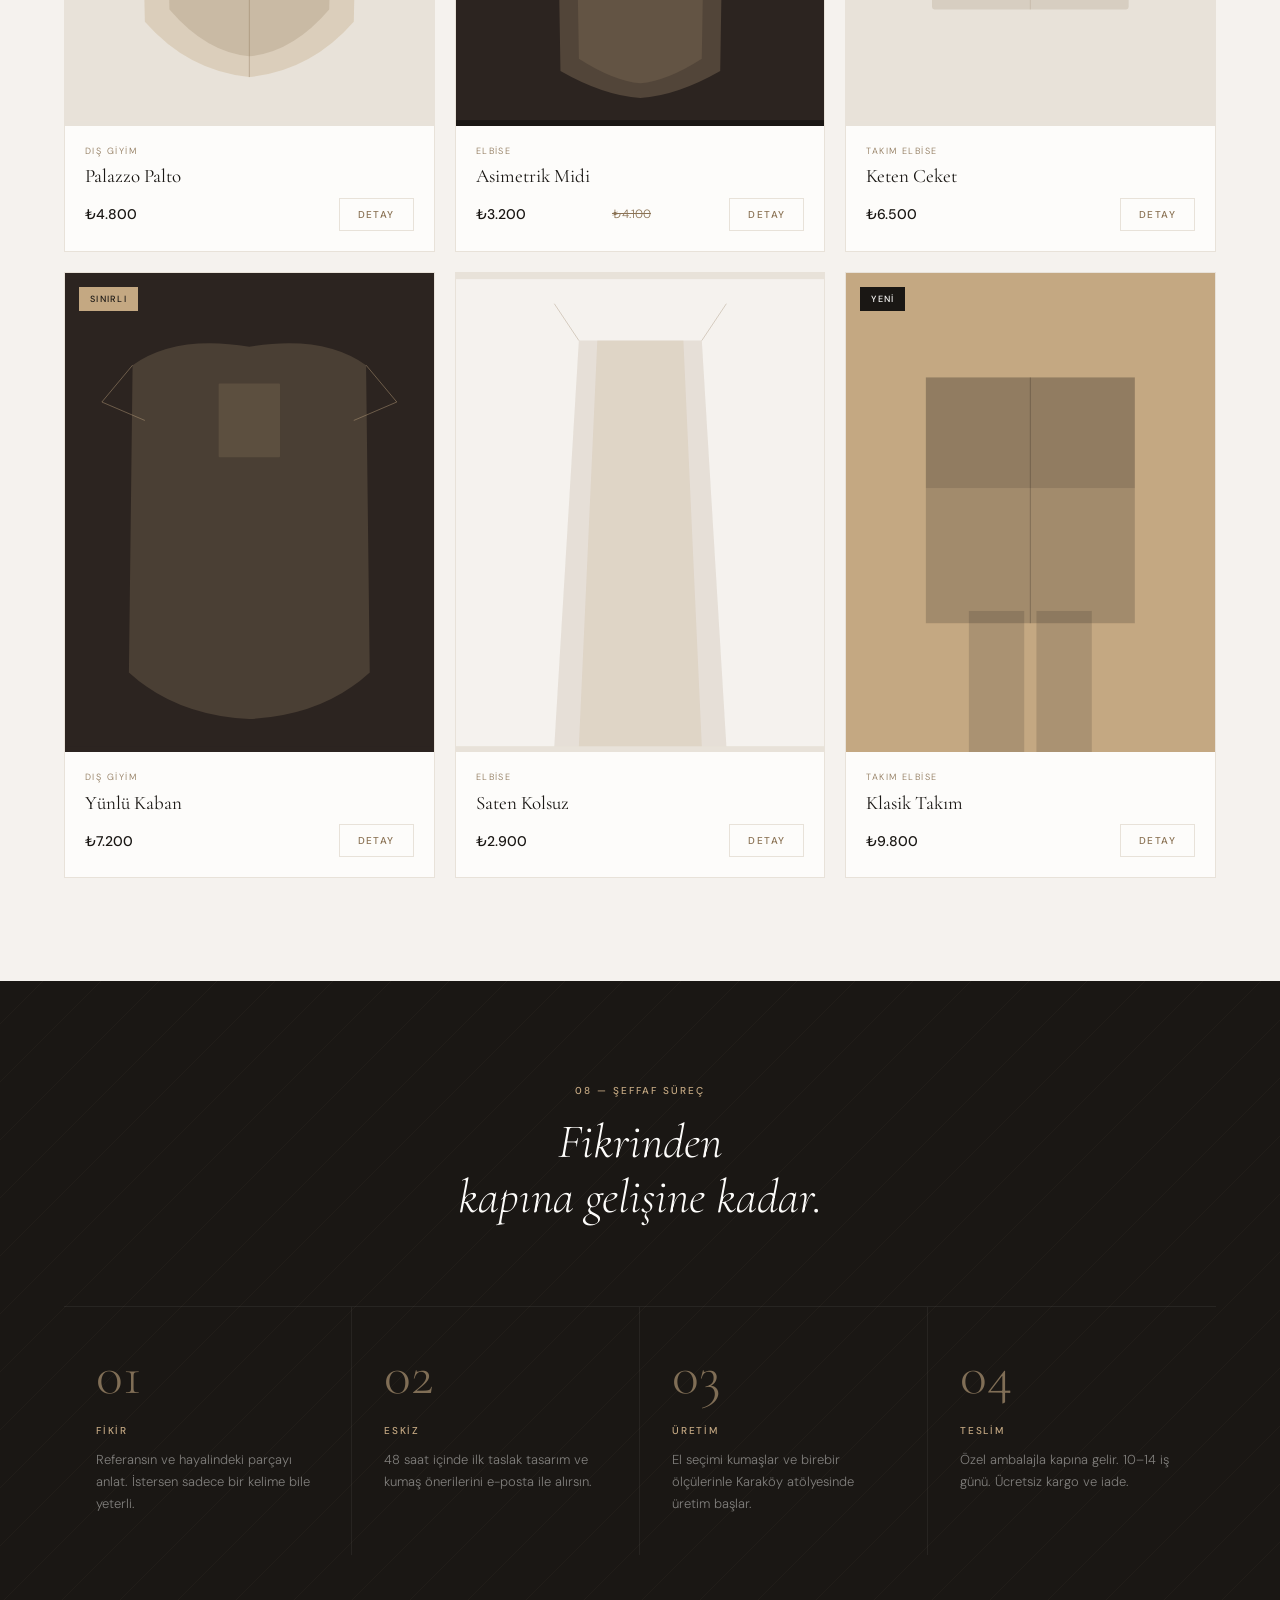
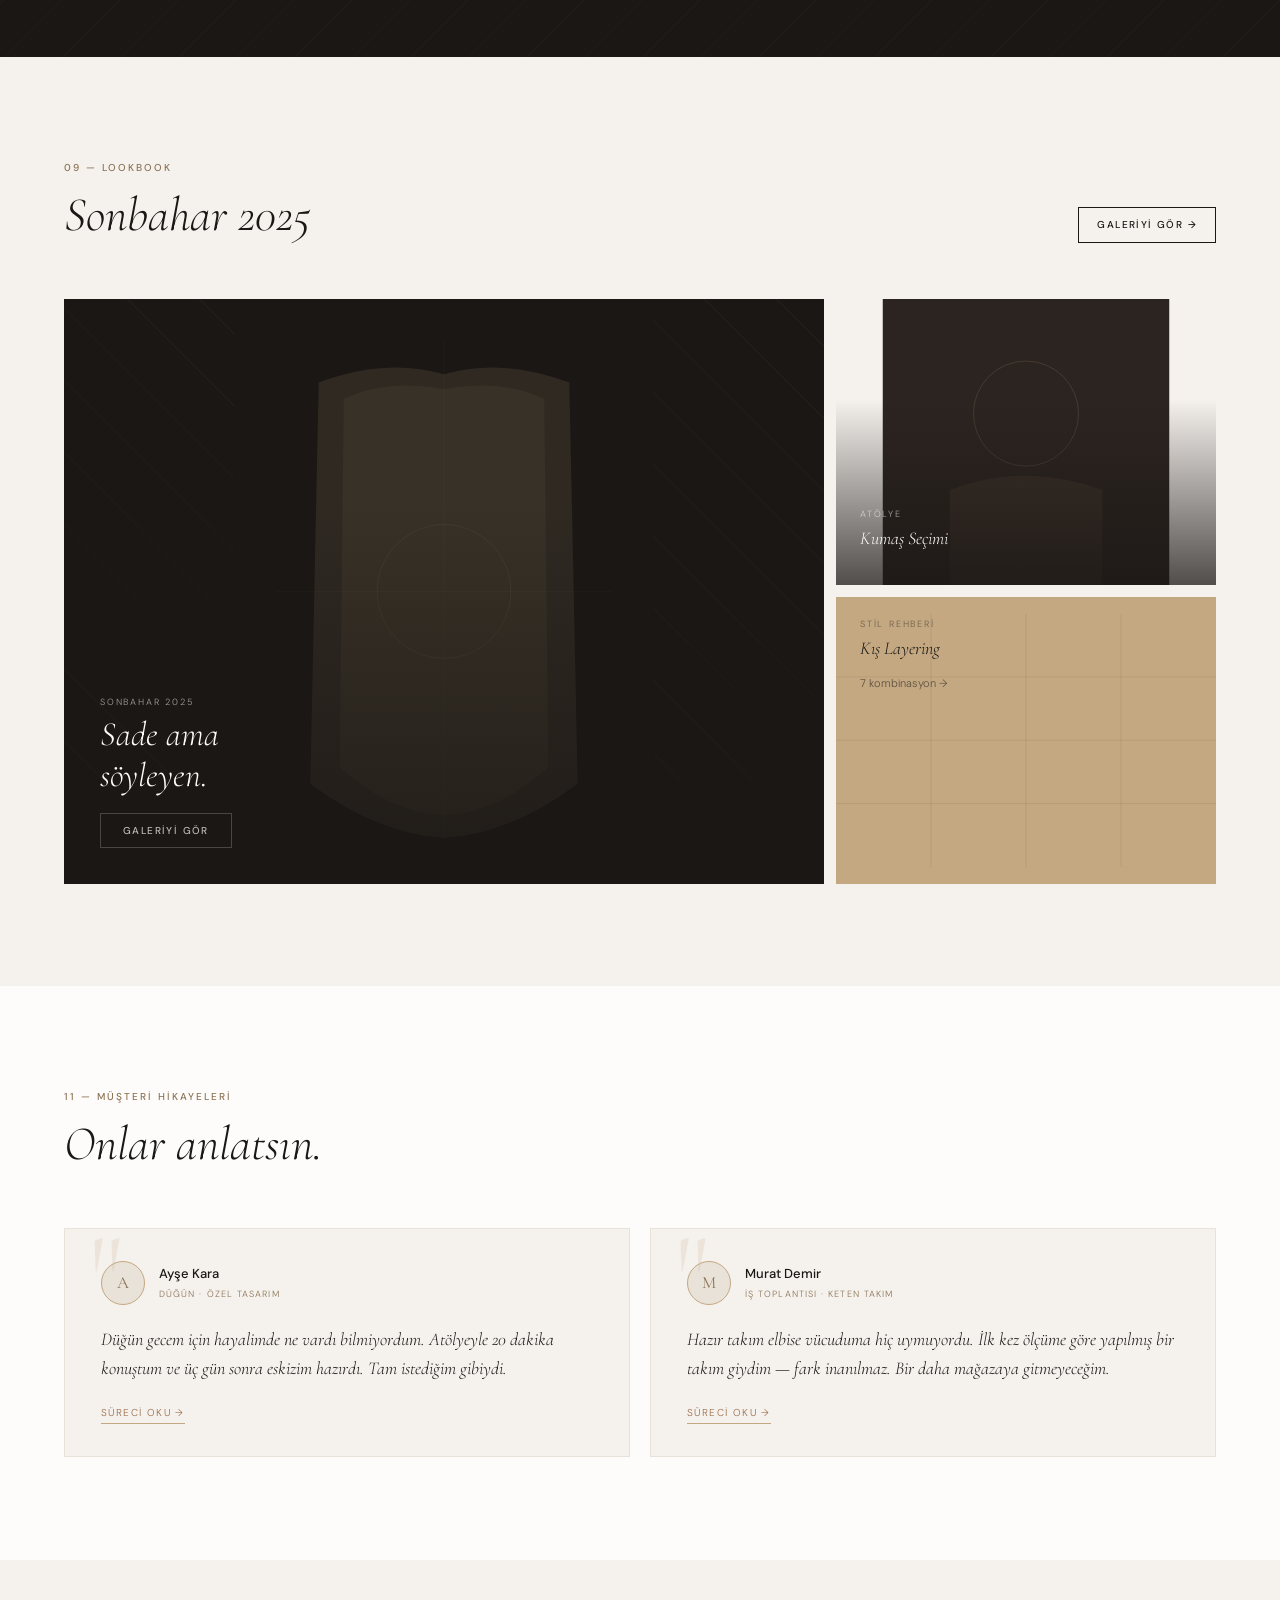
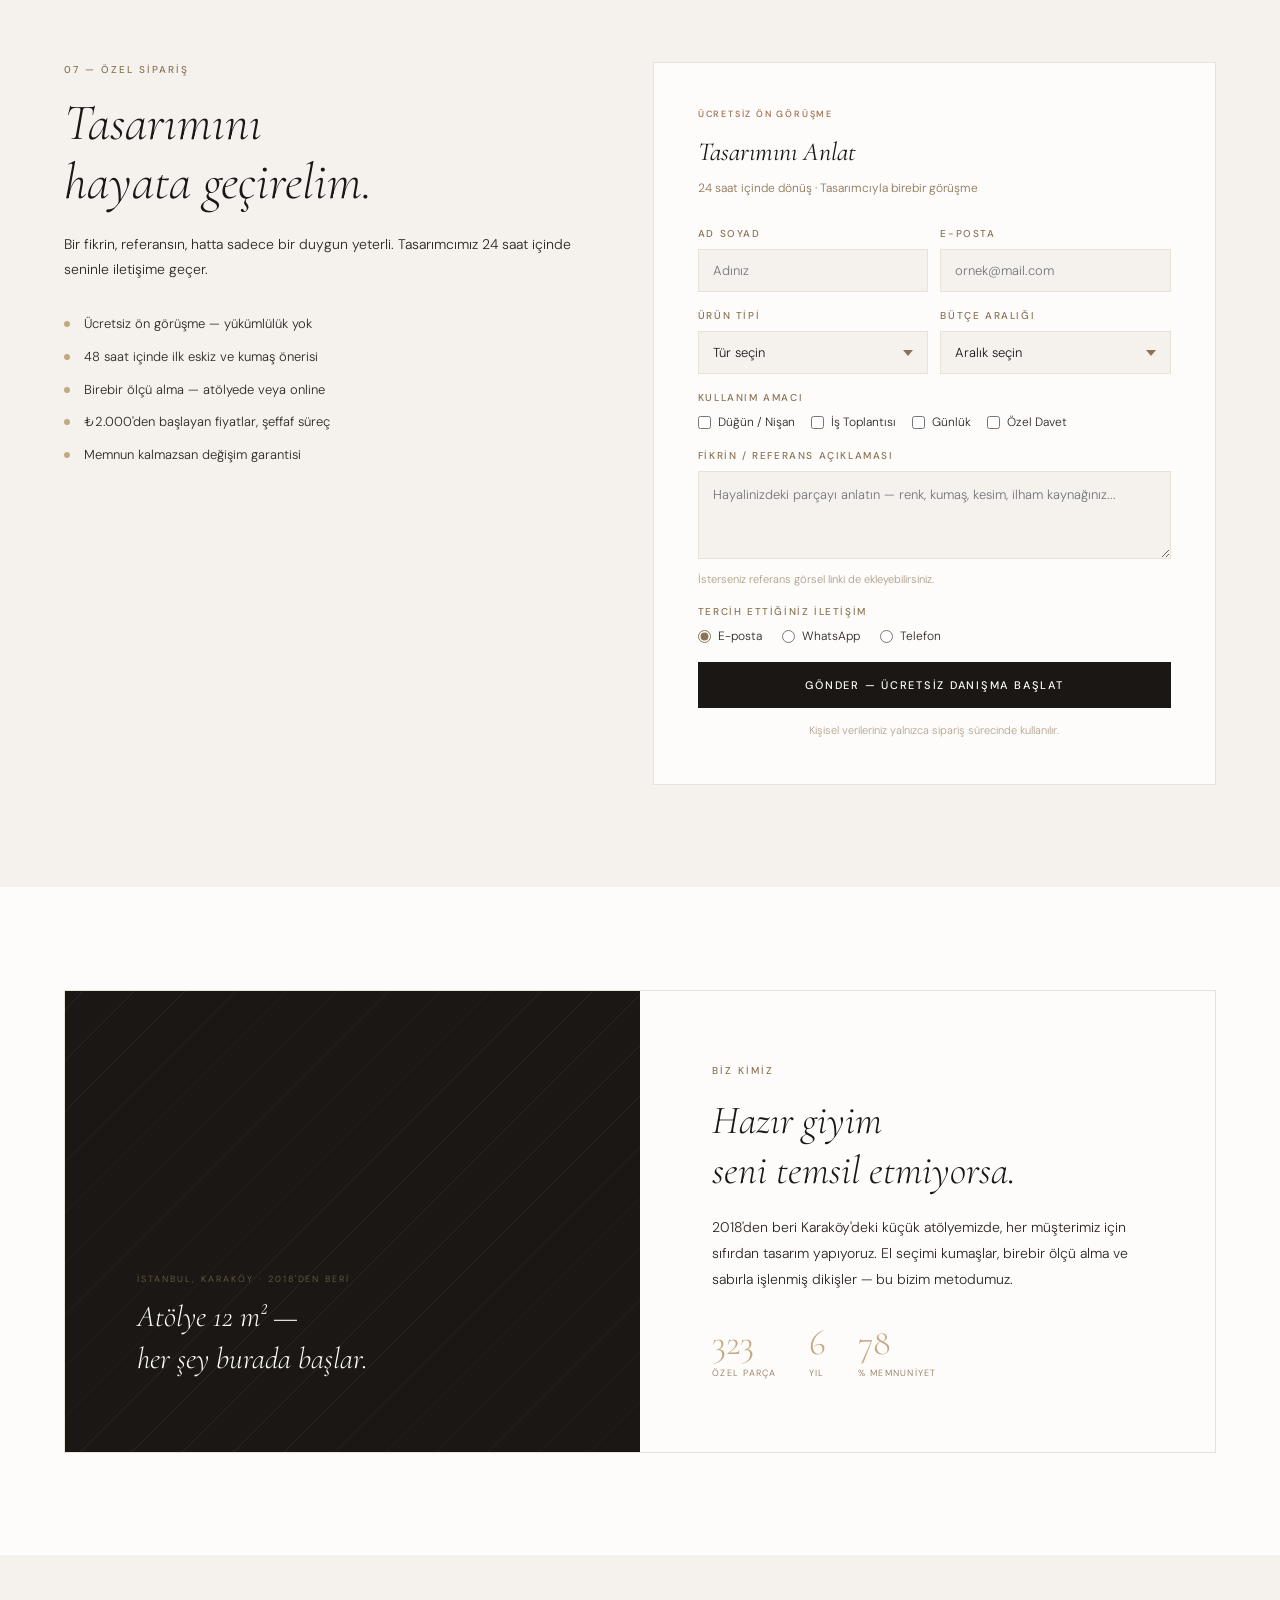
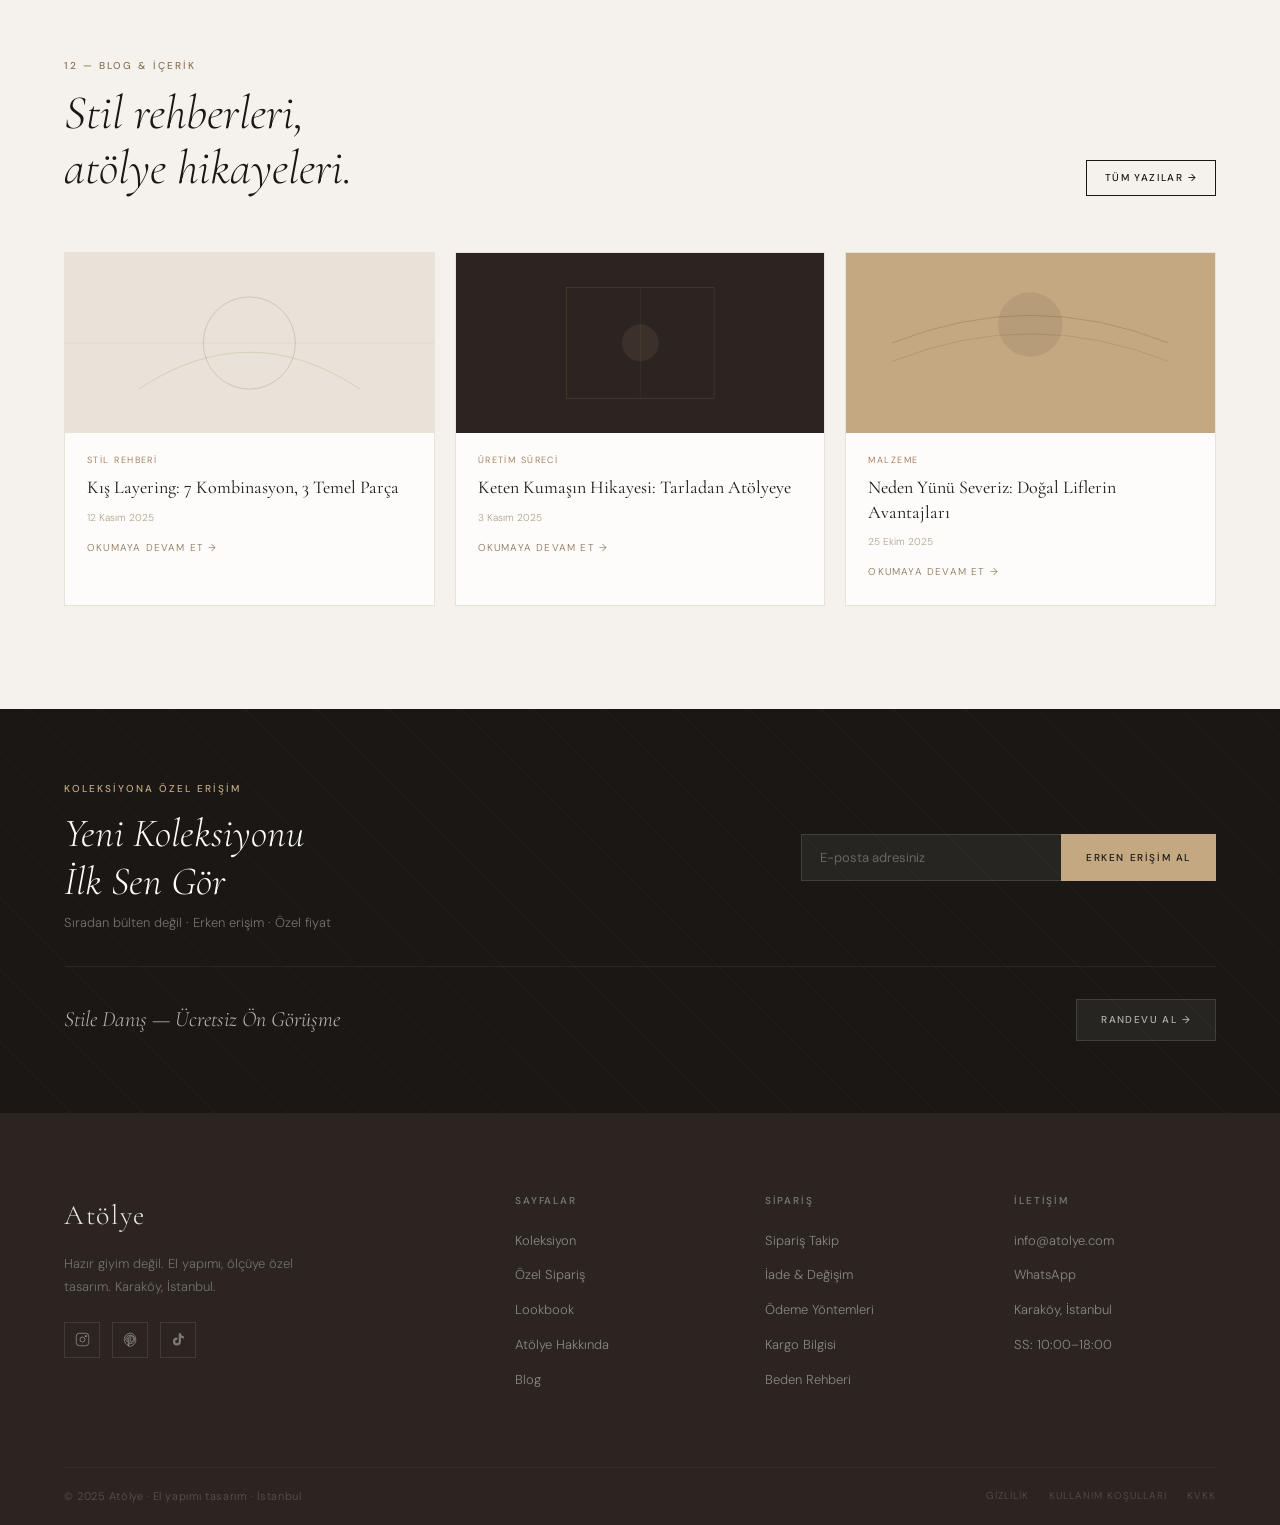
<file: atolye-index.html>
<!DOCTYPE html>
<html lang="tr">
<head>
  <meta charset="UTF-8">
  <meta name="viewport" content="width=device-width, initial-scale=1.0">
  <title>Atölye — Özel Giyim · İstanbul</title>
  <meta name="description" content="Hazır giyim seni temsil etmiyorsa. Karaköy atölyemizde sıfırdan tasarlanan, senin ölçünde biçilen parçalar.">
  <link rel="preconnect" href="https://fonts.googleapis.com">
  <link href="https://fonts.googleapis.com/css2?family=Cormorant+Garamond:ital,wght@0,300;0,400;0,600;1,300;1,400;1,600&family=DM+Sans:opsz,wght@9..40,300;9..40,400;9..40,500&display=swap" rel="stylesheet">

  <link rel="stylesheet" href="style.css">
</head>
<body>

  <!-- ============================================
       NAVIGATION
  ============================================= -->
  <nav id="nav" aria-label="Ana navigasyon">
    <div class="container">
      <div class="nav-inner">
        <a href="#" class="nav-logo">Atölye</a>

        <ul class="nav-links">
          <li><a href="#koleksiyon" class="active">Koleksiyon</a></li>
          <li><a href="#ozel-siparis">Özel Sipariş</a></li>
          <li><a href="#lookbook">Lookbook</a></li>
          <li><a href="#hakkinda">Hakkında</a></li>
          <li><a href="#blog">Blog</a></li>
        </ul>

        <div class="nav-right">
          <button class="nav-icon-btn" aria-label="Ara" title="Ara">
            <svg width="17" height="17" viewBox="0 0 24 24" fill="none" stroke="currentColor" stroke-width="1.5" stroke-linecap="round">
              <circle cx="11" cy="11" r="8"/><line x1="21" y1="21" x2="16.65" y2="16.65"/>
            </svg>
          </button>
          <button class="nav-icon-btn" aria-label="Favoriler" title="Favoriler">
            <svg width="17" height="17" viewBox="0 0 24 24" fill="none" stroke="currentColor" stroke-width="1.5" stroke-linecap="round" stroke-linejoin="round">
              <path d="M20.84 4.61a5.5 5.5 0 0 0-7.78 0L12 5.67l-1.06-1.06a5.5 5.5 0 0 0-7.78 7.78l1.06 1.06L12 21.23l7.78-7.78 1.06-1.06a5.5 5.5 0 0 0 0-7.78z"/>
            </svg>
          </button>
          <button class="nav-icon-btn" aria-label="Sepet" title="Sepet" style="position:relative">
            <svg width="17" height="17" viewBox="0 0 24 24" fill="none" stroke="currentColor" stroke-width="1.5" stroke-linecap="round" stroke-linejoin="round">
              <path d="M6 2L3 6v14a2 2 0 002 2h14a2 2 0 002-2V6l-3-4z"/><line x1="3" y1="6" x2="21" y2="6"/><path d="M16 10a4 4 0 01-8 0"/>
            </svg>
            <span class="cart-badge">2</span>
          </button>
          <a href="#ozel-siparis" class="btn-nav">Sipariş Ver</a>
          <button class="hamburger" id="hamburger-btn" aria-label="Menü" aria-expanded="false">
            <span></span><span></span><span></span>
          </button>
        </div>
      </div>
    </div>
  </nav>

  <!-- Mobile Overlay Menu -->
  <div id="mobile-menu" role="dialog" aria-modal="true">
    <a href="#koleksiyon" class="mobile-nav-link">Koleksiyon</a>
    <a href="#ozel-siparis" class="mobile-nav-link">Özel Sipariş</a>
    <a href="#lookbook" class="mobile-nav-link">Lookbook</a>
    <a href="#hakkinda" class="mobile-nav-link">Hakkında</a>
    <a href="#blog" class="mobile-nav-link">Blog</a>
  </div>

  <!-- ============================================
       HERO
  ============================================= -->
  <section id="hero" aria-label="Ana banner">
    <div class="hero-bg-pattern"></div>
    <div class="hero-grain"></div>
    <!-- Dekoratif çizgiler -->
    <div class="hero-line-v"></div>
    <div class="hero-line-h"></div>
    <!-- Watermark -->
    <div class="hero-watermark" id="hero-watermark">Atölye</div>

    <div class="container">
      <div class="hero-content">
        <p class="hero-eyebrow">Yeni Sezon · Sonbahar 2025 · İstanbul, Karaköy</p>
        <h1 class="hero-heading">Sana özel<br>biçilmiş.</h1>
        <p class="hero-sub">Hazır giyim değil — senin ölçünde, senin fikrinle tasarlanan parçalar. Karaköy atölyemizde sıfırdan.</p>
        <div class="hero-btns">
          <a href="#koleksiyon" class="btn btn-primary">Koleksiyonu Gör</a>
          <a href="#ozel-siparis" class="btn btn-outline-light">Özel Sipariş →</a>
        </div>
      </div>
    </div>

    <!-- Scroll indicator -->
    <div class="hero-scroll-indicator">
      <span class="hero-scroll-text">Kaydır</span>
      <div class="hero-scroll-line"></div>
    </div>
  </section>

  <!-- ============================================
       MARQUEE STRIP
  ============================================= -->
  <div class="brand-strip" aria-hidden="true">
    <div class="brand-strip-inner">
      <!-- Duplicated for infinite loop -->
      <span class="brand-strip-item">El Yapımı</span>
      <span class="brand-strip-item">·</span>
      <span class="brand-strip-item">Sıfırdan Tasarım</span>
      <span class="brand-strip-item">·</span>
      <span class="brand-strip-item">Birebir Ölçü</span>
      <span class="brand-strip-item">·</span>
      <span class="brand-strip-item">Ücretsiz Danışma</span>
      <span class="brand-strip-item">·</span>
      <span class="brand-strip-item">Karaköy Atölyesi</span>
      <span class="brand-strip-item">·</span>
      <span class="brand-strip-item">10–14 İş Günü Teslim</span>
      <span class="brand-strip-item">·</span>
      <span class="brand-strip-item">El Yapımı</span>
      <span class="brand-strip-item">·</span>
      <span class="brand-strip-item">Sıfırdan Tasarım</span>
      <span class="brand-strip-item">·</span>
      <span class="brand-strip-item">Birebir Ölçü</span>
      <span class="brand-strip-item">·</span>
      <span class="brand-strip-item">Ücretsiz Danışma</span>
      <span class="brand-strip-item">·</span>
      <span class="brand-strip-item">Karaköy Atölyesi</span>
      <span class="brand-strip-item">·</span>
      <span class="brand-strip-item">10–14 İş Günü Teslim</span>
      <span class="brand-strip-item">·</span>
    </div>
  </div>

  <!-- ============================================
       KOLEKSİYON
  ============================================= -->
  <section id="koleksiyon" aria-labelledby="koleksiyon-baslik">
    <div class="container">
      <div class="section-header">
        <div>
          <p class="eyebrow reveal" style="margin-bottom:12px">05 — Koleksiyon</p>
          <h2 class="section-heading reveal reveal-delay-1" id="koleksiyon-baslik">Sonbahar 2025</h2>
        </div>
        <a href="#" class="btn btn-outline-dark btn-sm reveal reveal-delay-2">Tümünü Gör →</a>
      </div>

      <!-- Filtre -->
      <div class="filter-bar reveal">
        <button class="filter-btn active" data-filter="all">Tümü</button>
        <button class="filter-btn" data-filter="dis-giyim">Dış Giyim</button>
        <button class="filter-btn" data-filter="elbise">Elbise</button>
        <button class="filter-btn" data-filter="takim">Takım</button>
        <button class="filter-btn" data-filter="aksesuar">Aksesuar</button>
        <button class="filter-btn" data-filter="ozel">Özel Sipariş</button>
      </div>

      <!-- Ürün Grid -->
      <div class="products-grid" id="products-grid">

        <!-- Ürün 1 -->
        <article class="product-card reveal" data-category="dis-giyim">
          <div class="card-image">
            <span class="card-badge badge-new">Yeni</span>
            <div class="card-image-inner">
              <svg width="100%" height="100%" viewBox="0 0 300 380" xmlns="http://www.w3.org/2000/svg" style="position:absolute;inset:0">
                <rect width="300" height="380" fill="#E8E2D9"/>
                <path d="M60 60 Q90 40 150 50 Q210 40 240 60 L235 300 Q200 340 150 345 Q100 340 65 300 Z" fill="#C4A882" opacity="0.35"/>
                <path d="M80 70 Q105 55 150 62 Q195 55 220 70 L215 290 Q185 325 150 328 Q115 325 85 290 Z" fill="#8B7355" opacity="0.22"/>
                <line x1="150" y1="50" x2="150" y2="345" stroke="#8B7355" stroke-width="0.8" opacity="0.4"/>
                <path d="M60 60 L40 95 L80 110" fill="none" stroke="#C4A882" stroke-width="0.8" opacity="0.5"/>
                <path d="M240 60 L260 95 L220 110" fill="none" stroke="#C4A882" stroke-width="0.8" opacity="0.5"/>
              </svg>
            </div>
            <div class="card-overlay">
              <button class="quick-add-btn" onclick="addToCart('Palazzo Palto')">Sepete Ekle</button>
            </div>
          </div>
          <div class="card-body">
            <p class="card-cat">Dış Giyim</p>
            <h3 class="card-name">Palazzo Palto</h3>
            <div class="card-footer">
              <span class="card-price">₺4.800</span>
              <button class="btn btn-ghost btn-sm">Detay</button>
            </div>
          </div>
        </article>

        <!-- Ürün 2 -->
        <article class="product-card reveal reveal-delay-1" data-category="elbise">
          <div class="card-image" style="background:#1A1714">
            <div class="card-image-inner">
              <svg width="100%" height="100%" viewBox="0 0 300 380" xmlns="http://www.w3.org/2000/svg" style="position:absolute;inset:0">
                <rect width="300" height="380" fill="#2C2420"/>
                <path d="M80 30 Q130 20 150 28 Q170 20 220 30 L215 340 Q180 360 150 362 Q120 360 85 340 Z" fill="#C4A882" opacity="0.25"/>
                <path d="M95 40 Q130 32 150 38 Q170 32 205 40 L200 330 Q172 348 150 350 Q128 348 100 330 Z" fill="#C4A882" opacity="0.15"/>
                <line x1="80" y1="30" x2="100" y2="10" stroke="#C4A882" stroke-width="0.6" opacity="0.4"/>
                <line x1="220" y1="30" x2="200" y2="10" stroke="#C4A882" stroke-width="0.6" opacity="0.4"/>
              </svg>
            </div>
            <div class="card-overlay">
              <button class="quick-add-btn" onclick="addToCart('Asimetrik Midi')">Sepete Ekle</button>
            </div>
          </div>
          <div class="card-body">
            <p class="card-cat">Elbise</p>
            <h3 class="card-name">Asimetrik Midi</h3>
            <div class="card-footer">
              <span class="card-price">₺3.200</span>
              <span class="card-price-old">₺4.100</span>
              <button class="btn btn-ghost btn-sm">Detay</button>
            </div>
          </div>
        </article>

        <!-- Ürün 3 -->
        <article class="product-card reveal reveal-delay-2" data-category="takim">
          <div class="card-image" style="background:#E8E2D9">
            <span class="card-badge badge-special">Özel</span>
            <div class="card-image-inner">
              <svg width="100%" height="100%" viewBox="0 0 300 380" xmlns="http://www.w3.org/2000/svg" style="position:absolute;inset:0">
                <rect width="300" height="380" fill="#E8E2D9"/>
                <rect x="70" y="50" width="160" height="240" rx="2" fill="#8B7355" opacity="0.18"/>
                <rect x="110" y="30" width="40" height="30" rx="1" fill="#8B7355" opacity="0.28"/>
                <rect x="155" y="30" width="40" height="30" rx="1" fill="#8B7355" opacity="0.28"/>
                <line x1="70" y1="160" x2="230" y2="160" stroke="#8B7355" stroke-width="0.7" opacity="0.4"/>
                <line x1="150" y1="160" x2="150" y2="290" stroke="#8B7355" stroke-width="0.5" opacity="0.3"/>
                <rect x="110" y="175" width="22" height="28" rx="1" fill="#C4A882" opacity="0.3"/>
                <rect x="168" y="175" width="22" height="28" rx="1" fill="#C4A882" opacity="0.3"/>
              </svg>
            </div>
            <div class="card-overlay">
              <button class="quick-add-btn" onclick="addToCart('Keten Ceket')">Sepete Ekle</button>
            </div>
          </div>
          <div class="card-body">
            <p class="card-cat">Takım Elbise</p>
            <h3 class="card-name">Keten Ceket</h3>
            <div class="card-footer">
              <span class="card-price">₺6.500</span>
              <button class="btn btn-ghost btn-sm">Detay</button>
            </div>
          </div>
        </article>

        <!-- Ürün 4 -->
        <article class="product-card reveal reveal-delay-1" data-category="dis-giyim">
          <div class="card-image" style="background:#2C2420">
            <span class="card-badge badge-limited">Sınırlı</span>
            <div class="card-image-inner">
              <svg width="100%" height="100%" viewBox="0 0 300 380" xmlns="http://www.w3.org/2000/svg" style="position:absolute;inset:0">
                <rect width="300" height="380" fill="#2C2420"/>
                <path d="M55 70 Q90 45 150 55 Q210 45 245 70 L248 320 Q210 355 150 358 Q90 355 52 320 Z" fill="#C4A882" opacity="0.2"/>
                <path d="M55 70 L30 100 L65 115 M245 70 L270 100 L235 115" fill="none" stroke="#C4A882" stroke-width="0.7" opacity="0.5"/>
                <rect x="125" y="85" width="50" height="60" rx="1" fill="#C4A882" opacity="0.15"/>
              </svg>
            </div>
            <div class="card-overlay">
              <button class="quick-add-btn" onclick="addToCart('Yünlü Kaban')">Sepete Ekle</button>
            </div>
          </div>
          <div class="card-body">
            <p class="card-cat">Dış Giyim</p>
            <h3 class="card-name">Yünlü Kaban</h3>
            <div class="card-footer">
              <span class="card-price">₺7.200</span>
              <button class="btn btn-ghost btn-sm">Detay</button>
            </div>
          </div>
        </article>

        <!-- Ürün 5 -->
        <article class="product-card reveal reveal-delay-2" data-category="elbise">
          <div class="card-image">
            <div class="card-image-inner">
              <svg width="100%" height="100%" viewBox="0 0 300 380" xmlns="http://www.w3.org/2000/svg" style="position:absolute;inset:0">
                <rect width="300" height="380" fill="#F5F2EE"/>
                <path d="M100 50 L200 50 L220 380 L80 380 Z" fill="#8B7355" opacity="0.15"/>
                <path d="M115 50 L185 50 L200 380 L100 380 Z" fill="#C4A882" opacity="0.2"/>
                <line x1="100" y1="50" x2="80" y2="20" stroke="#8B7355" stroke-width="0.6" opacity="0.4"/>
                <line x1="200" y1="50" x2="220" y2="20" stroke="#8B7355" stroke-width="0.6" opacity="0.4"/>
              </svg>
            </div>
            <div class="card-overlay">
              <button class="quick-add-btn" onclick="addToCart('Saten Kolsuz')">Sepete Ekle</button>
            </div>
          </div>
          <div class="card-body">
            <p class="card-cat">Elbise</p>
            <h3 class="card-name">Saten Kolsuz</h3>
            <div class="card-footer">
              <span class="card-price">₺2.900</span>
              <button class="btn btn-ghost btn-sm">Detay</button>
            </div>
          </div>
        </article>

        <!-- Ürün 6 -->
        <article class="product-card reveal reveal-delay-3" data-category="takim">
          <div class="card-image" style="background:#C4A882">
            <span class="card-badge badge-new">Yeni</span>
            <div class="card-image-inner">
              <svg width="100%" height="100%" viewBox="0 0 300 380" xmlns="http://www.w3.org/2000/svg" style="position:absolute;inset:0">
                <rect width="300" height="380" fill="#C4A882"/>
                <rect x="65" y="80" width="170" height="200" fill="#1A1714" opacity="0.2"/>
                <rect x="65" y="80" width="170" height="90" fill="#1A1714" opacity="0.12"/>
                <line x1="150" y1="80" x2="150" y2="280" stroke="#1A1714" stroke-width="0.8" opacity="0.25"/>
                <rect x="100" y="270" width="45" height="120" fill="#1A1714" opacity="0.15"/>
                <rect x="155" y="270" width="45" height="120" fill="#1A1714" opacity="0.15"/>
              </svg>
            </div>
            <div class="card-overlay">
              <button class="quick-add-btn" onclick="addToCart('Klasik Takım')">Sepete Ekle</button>
            </div>
          </div>
          <div class="card-body">
            <p class="card-cat">Takım Elbise</p>
            <h3 class="card-name">Klasik Takım</h3>
            <div class="card-footer">
              <span class="card-price">₺9.800</span>
              <button class="btn btn-ghost btn-sm">Detay</button>
            </div>
          </div>
        </article>

      </div><!-- /products-grid -->
    </div>
  </section>

  <!-- ============================================
       SİPARİŞ SÜRECİ
  ============================================= -->
  <section id="surec" aria-labelledby="surec-baslik">
    <div class="container surec-inner">
      <div class="surec-header">
        <p class="eyebrow reveal">08 — Şeffaf Süreç</p>
        <h2 class="section-heading reveal reveal-delay-1" id="surec-baslik" style="color:var(--cw)">Fikrinden<br>kapına gelişine kadar.</h2>
      </div>
      <div class="process-grid">
        <div class="process-step reveal">
          <div class="step-number">01</div>
          <p class="step-name">Fikir</p>
          <p class="step-desc">Referansın ve hayalindeki parçayı anlat. İstersen sadece bir kelime bile yeterli.</p>
        </div>
        <div class="process-step reveal reveal-delay-1">
          <div class="step-number">02</div>
          <p class="step-name">Eskiz</p>
          <p class="step-desc">48 saat içinde ilk taslak tasarım ve kumaş önerilerini e-posta ile alırsın.</p>
        </div>
        <div class="process-step reveal reveal-delay-2">
          <div class="step-number">03</div>
          <p class="step-name">Üretim</p>
          <p class="step-desc">El seçimi kumaşlar ve birebir ölçülerinle Karaköy atölyesinde üretim başlar.</p>
        </div>
        <div class="process-step reveal reveal-delay-3">
          <div class="step-number">04</div>
          <p class="step-name">Teslim</p>
          <p class="step-desc">Özel ambalajla kapına gelir. 10–14 iş günü. Ücretsiz kargo ve iade.</p>
        </div>
      </div>
    </div>
  </section>

  <!-- ============================================
       LOOKBOOK
  ============================================= -->
  <section id="lookbook" aria-labelledby="lookbook-baslik">
    <div class="container">
      <div class="section-header">
        <div>
          <p class="eyebrow reveal" style="margin-bottom:12px">09 — Lookbook</p>
          <h2 class="section-heading reveal reveal-delay-1" id="lookbook-baslik">Sonbahar 2025</h2>
        </div>
        <a href="#" class="btn btn-outline-dark btn-sm reveal reveal-delay-2">Galeriyi Gör →</a>
      </div>

      <div class="lookbook-layout reveal">
        <!-- Ana görsel -->
        <div class="lb-main">
          <div class="lb-overlay"></div>
          <div class="lb-pattern"></div>
          <div class="lb-image-scale">
            <svg width="100%" height="100%" viewBox="0 0 500 700" xmlns="http://www.w3.org/2000/svg" style="position:absolute;inset:0;width:100%;height:100%">
              <rect width="500" height="700" fill="#1A1714"/>
              <path d="M100 100 Q180 70 250 90 Q320 70 400 100 L410 580 Q330 640 250 645 Q170 640 90 580 Z" fill="#C4A882" opacity="0.12"/>
              <path d="M130 120 Q180 95 250 108 Q320 95 370 120 L375 560 Q315 615 250 618 Q185 615 125 560 Z" fill="#8B7355" opacity="0.1"/>
              <circle cx="250" cy="350" r="80" fill="none" stroke="#C4A882" stroke-width="0.5" opacity="0.2"/>
              <line x1="50" y1="350" x2="450" y2="350" stroke="#C4A882" stroke-width="0.3" opacity="0.15"/>
              <line x1="250" y1="50" x2="250" y2="650" stroke="#C4A882" stroke-width="0.3" opacity="0.15"/>
            </svg>
          </div>
          <div class="lb-content">
            <p class="lb-tag">Sonbahar 2025</p>
            <h3 class="lb-title">Sade ama<br>söyleyen.</h3>
            <button class="btn btn-outline-light" style="padding:10px 22px;font-size:10px">Galeriyi Gör</button>
          </div>
        </div>

        <!-- Alt görseller -->
        <div class="lb-item">
          <div class="lb-overlay"></div>
          <svg width="100%" height="100%" viewBox="0 0 300 300" xmlns="http://www.w3.org/2000/svg" style="position:absolute;inset:0;width:100%;height:100%">
            <rect width="300" height="300" fill="#2C2420"/>
            <circle cx="150" cy="120" r="55" fill="none" stroke="#C4A882" stroke-width="0.6" opacity="0.3"/>
            <path d="M70 200 Q150 170 230 200 L230 300 L70 300 Z" fill="#C4A882" opacity="0.08"/>
          </svg>
          <div class="lb-content">
            <p class="lb-tag">Atölye</p>
            <h3 class="lb-title" style="font-size:18px">Kumaş Seçimi</h3>
          </div>
        </div>

        <div class="lb-item" style="background:#C4A882; justify-content:flex-start; padding-top:20px">
          <svg width="100%" height="100%" viewBox="0 0 300 200" xmlns="http://www.w3.org/2000/svg" style="position:absolute;inset:0;width:100%;height:100%">
            <rect width="300" height="200" fill="#C4A882"/>
            <line x1="0" y1="50" x2="300" y2="50" stroke="#1A1714" stroke-width="0.4" opacity="0.15"/>
            <line x1="0" y1="100" x2="300" y2="100" stroke="#1A1714" stroke-width="0.4" opacity="0.15"/>
            <line x1="0" y1="150" x2="300" y2="150" stroke="#1A1714" stroke-width="0.4" opacity="0.15"/>
            <line x1="75" y1="0" x2="75" y2="200" stroke="#1A1714" stroke-width="0.4" opacity="0.15"/>
            <line x1="150" y1="0" x2="150" y2="200" stroke="#1A1714" stroke-width="0.4" opacity="0.15"/>
            <line x1="225" y1="0" x2="225" y2="200" stroke="#1A1714" stroke-width="0.4" opacity="0.15"/>
          </svg>
          <div class="lb-content">
            <p class="lb-tag" style="color:rgba(26,23,20,0.5)">Stil Rehberi</p>
            <h3 class="lb-title" style="font-size:18px;color:var(--cr)">Kış Layering</h3>
            <p style="font-size:11px;color:rgba(26,23,20,0.6);margin-top:4px;font-weight:300">7 kombinasyon →</p>
          </div>
        </div>
      </div>
    </div>
  </section>

  <!-- ============================================
       MÜŞTERİ HİKAYELERİ
  ============================================= -->
  <section id="hikayeler" aria-labelledby="hikayeler-baslik">
    <div class="container">
      <div class="section-header">
        <div>
          <p class="eyebrow reveal" style="margin-bottom:12px">11 — Müşteri Hikayeleri</p>
          <h2 class="section-heading reveal reveal-delay-1" id="hikayeler-baslik">Onlar anlatsın.</h2>
        </div>
      </div>

      <div class="stories-grid">
        <article class="story-card reveal">
          <div class="story-quote-mark">"</div>
          <div class="story-meta">
            <div class="story-avatar">A</div>
            <div>
              <p class="story-name">Ayşe Kara</p>
              <p class="story-occasion">Düğün · Özel Tasarım</p>
            </div>
          </div>
          <blockquote class="story-text">
            Düğün gecem için hayalimde ne vardı bilmiyordum. Atölyeyle 20 dakika konuştum ve üç gün sonra eskizim hazırdı. Tam istediğim gibiydi.
          </blockquote>
          <a href="#" class="story-cta">Süreci Oku →</a>
        </article>

        <article class="story-card reveal reveal-delay-1">
          <div class="story-quote-mark">"</div>
          <div class="story-meta">
            <div class="story-avatar">M</div>
            <div>
              <p class="story-name">Murat Demir</p>
              <p class="story-occasion">İş Toplantısı · Keten Takım</p>
            </div>
          </div>
          <blockquote class="story-text">
            Hazır takım elbise vücuduma hiç uymuyordu. İlk kez ölçüme göre yapılmış bir takım giydim — fark inanılmaz. Bir daha mağazaya gitmeyeceğim.
          </blockquote>
          <a href="#" class="story-cta">Süreci Oku →</a>
        </article>
      </div>
    </div>
  </section>

  <!-- ============================================
       ÖZEL SİPARİŞ FORMU
  ============================================= -->
  <section id="ozel-siparis" aria-labelledby="siparis-baslik">
    <div class="container">
      <div class="order-layout">

        <!-- Sol: Bilgi -->
        <div class="order-info">
          <p class="eyebrow reveal" style="margin-bottom:16px">07 — Özel Sipariş</p>
          <h2 class="order-heading reveal reveal-delay-1" id="siparis-baslik">Tasarımını<br>hayata geçirelim.</h2>
          <p class="order-desc reveal reveal-delay-2">
            Bir fikrin, referansın, hatta sadece bir duygun yeterli. Tasarımcımız 24 saat içinde seninle iletişime geçer.
          </p>
          <ul class="order-promises reveal reveal-delay-3">
            <li class="promise-item">
              <span class="promise-dot"></span>
              <span>Ücretsiz ön görüşme — yükümlülük yok</span>
            </li>
            <li class="promise-item">
              <span class="promise-dot"></span>
              <span>48 saat içinde ilk eskiz ve kumaş önerisi</span>
            </li>
            <li class="promise-item">
              <span class="promise-dot"></span>
              <span>Birebir ölçü alma — atölyede veya online</span>
            </li>
            <li class="promise-item">
              <span class="promise-dot"></span>
              <span>₺2.000'den başlayan fiyatlar, şeffaf süreç</span>
            </li>
            <li class="promise-item">
              <span class="promise-dot"></span>
              <span>Memnun kalmazsan değişim garantisi</span>
            </li>
          </ul>
        </div>

        <!-- Sağ: Form -->
        <div class="order-form reveal reveal-delay-2">
          <p class="eyebrow--amber" style="font-size:9px;letter-spacing:0.2em;text-transform:uppercase;font-weight:500;margin-bottom:10px">Ücretsiz Ön Görüşme</p>
          <h3 class="form-title">Tasarımını Anlat</h3>
          <p class="form-sub">24 saat içinde dönüş · Tasarımcıyla birebir görüşme</p>

          <form id="order-form" novalidate>
            <div class="form-row">
              <div class="form-group">
                <label class="form-label" for="name">Ad Soyad</label>
                <input class="form-input" type="text" id="name" name="name" placeholder="Adınız" required>
              </div>
              <div class="form-group">
                <label class="form-label" for="email">E-posta</label>
                <input class="form-input" type="email" id="email" name="email" placeholder="ornek@mail.com" required>
              </div>
            </div>

            <div class="form-row">
              <div class="form-group">
                <label class="form-label" for="product-type">Ürün Tipi</label>
                <select class="form-select" id="product-type" name="product-type">
                  <option value="">Tür seçin</option>
                  <option>Palto / Kaban</option>
                  <option>Elbise</option>
                  <option>Takım Elbise</option>
                  <option>Ceket</option>
                  <option>Diğer</option>
                </select>
              </div>
              <div class="form-group">
                <label class="form-label" for="budget">Bütçe Aralığı</label>
                <select class="form-select" id="budget" name="budget">
                  <option value="">Aralık seçin</option>
                  <option>₺2.000 – ₺4.000</option>
                  <option>₺4.000 – ₺8.000</option>
                  <option>₺8.000 – ₺15.000</option>
                  <option>₺15.000+</option>
                </select>
              </div>
            </div>

            <div class="form-group">
              <label class="form-label">Kullanım Amacı</label>
              <div class="form-checkboxes">
                <label class="check-label"><input type="checkbox" name="purpose" value="dugun"> Düğün / Nişan</label>
                <label class="check-label"><input type="checkbox" name="purpose" value="is"> İş Toplantısı</label>
                <label class="check-label"><input type="checkbox" name="purpose" value="gunluk"> Günlük</label>
                <label class="check-label"><input type="checkbox" name="purpose" value="davet"> Özel Davet</label>
              </div>
            </div>

            <div class="form-group">
              <label class="form-label" for="description">Fikrin / Referans Açıklaması</label>
              <textarea class="form-textarea" id="description" name="description" placeholder="Hayalinizdeki parçayı anlatın — renk, kumaş, kesim, ilham kaynağınız..."></textarea>
              <p class="form-hint">İsterseniz referans görsel linki de ekleyebilirsiniz.</p>
            </div>

            <div class="form-group">
              <label class="form-label">Tercih Ettiğiniz İletişim</label>
              <div style="display:flex;gap:20px">
                <label class="check-label"><input type="radio" name="contact" value="eposta" checked style="accent-color:var(--cm)"> E-posta</label>
                <label class="check-label"><input type="radio" name="contact" value="whatsapp" style="accent-color:var(--cm)"> WhatsApp</label>
                <label class="check-label"><input type="radio" name="contact" value="telefon" style="accent-color:var(--cm)"> Telefon</label>
              </div>
            </div>

            <button type="submit" class="btn btn-dark btn-full" style="padding:16px;font-size:11px;letter-spacing:0.16em">
              Gönder — Ücretsiz Danışma Başlat
            </button>
            <p class="form-note">Kişisel verileriniz yalnızca sipariş sürecinde kullanılır.</p>
          </form>

          <!-- Success state -->
          <div class="form-success" id="form-success">
            <div class="success-icon">✓</div>
            <h3 class="success-title">Talebiniz Alındı</h3>
            <p class="success-text">24 saat içinde size dönüş yapacağız.</p>
          </div>
        </div>

      </div>
    </div>
  </section>

  <!-- ============================================
       HAKKINDA / ATÖLYE
  ============================================= -->
  <section id="hakkinda" aria-labelledby="hakkinda-baslik">
    <div class="container">
      <div class="about-layout reveal">
        <div class="about-visual">
          <div class="about-visual-pattern"></div>
          <p class="about-location">İstanbul, Karaköy · 2018'den beri</p>
          <p class="about-visual-title">Atölye 12 m² —<br>her şey burada başlar.</p>
        </div>
        <div class="about-content">
          <p class="eyebrow about-eyebrow">Biz kimiz</p>
          <h2 class="about-heading" id="hakkinda-baslik">Hazır giyim<br>seni temsil etmiyorsa.</h2>
          <p class="about-body">
            2018'den beri Karaköy'deki küçük atölyemizde, her müşterimiz için sıfırdan tasarım yapıyoruz. El seçimi kumaşlar, birebir ölçü alma ve sabırla işlenmiş dikişler — bu bizim metodumuz.
          </p>
          <div class="about-stats">
            <div class="stat-item">
              <div class="stat-num" data-target="400">0</div>
              <p class="stat-label">Özel Parça</p>
            </div>
            <div class="stat-item">
              <div class="stat-num" data-target="7">0</div>
              <p class="stat-label">Yıl</p>
            </div>
            <div class="stat-item">
              <div class="stat-num" data-target="97">0</div>
              <p class="stat-label">% Memnuniyet</p>
            </div>
          </div>
        </div>
      </div>
    </div>
  </section>

  <!-- ============================================
       BLOG
  ============================================= -->
  <section id="blog" aria-labelledby="blog-baslik">
    <div class="container">
      <div class="section-header">
        <div>
          <p class="eyebrow reveal" style="margin-bottom:12px">12 — Blog & İçerik</p>
          <h2 class="section-heading reveal reveal-delay-1" id="blog-baslik">Stil rehberleri,<br>atölye hikayeleri.</h2>
        </div>
        <a href="#" class="btn btn-outline-dark btn-sm reveal reveal-delay-2">Tüm Yazılar →</a>
      </div>

      <div class="blog-grid">
        <article class="blog-card reveal">
          <div class="blog-image">
            <div class="blog-image-inner">
              <svg width="100%" height="100%" viewBox="0 0 400 180" style="position:absolute;inset:0;width:100%;height:100%">
                <rect width="400" height="180" fill="#E8E2D9"/>
                <circle cx="200" cy="90" r="50" fill="none" stroke="#8B7355" stroke-width="0.7" opacity="0.4"/>
                <line x1="0" y1="90" x2="400" y2="90" stroke="#8B7355" stroke-width="0.4" opacity="0.2"/>
                <path d="M80 140 Q200 60 320 140" fill="none" stroke="#C4A882" stroke-width="0.8" opacity="0.5"/>
              </svg>
            </div>
          </div>
          <div class="blog-body">
            <p class="blog-cat">Stil Rehberi</p>
            <h3 class="blog-title">Kış Layering: 7 Kombinasyon, 3 Temel Parça</h3>
            <p class="blog-date">12 Kasım 2025</p>
            <span class="blog-read-more">Okumaya Devam Et →</span>
          </div>
        </article>

        <article class="blog-card reveal reveal-delay-1">
          <div class="blog-image" style="background:#2C2420">
            <div class="blog-image-inner">
              <svg width="100%" height="100%" viewBox="0 0 400 180" style="position:absolute;inset:0;width:100%;height:100%">
                <rect width="400" height="180" fill="#2C2420"/>
                <rect x="120" y="30" width="160" height="120" fill="none" stroke="#C4A882" stroke-width="0.5" opacity="0.3"/>
                <line x1="200" y1="30" x2="200" y2="150" stroke="#C4A882" stroke-width="0.4" opacity="0.2"/>
                <circle cx="200" cy="90" r="20" fill="#C4A882" opacity="0.1"/>
              </svg>
            </div>
          </div>
          <div class="blog-body">
            <p class="blog-cat">Üretim Süreci</p>
            <h3 class="blog-title">Keten Kumaşın Hikayesi: Tarladan Atölyeye</h3>
            <p class="blog-date">3 Kasım 2025</p>
            <span class="blog-read-more">Okumaya Devam Et →</span>
          </div>
        </article>

        <article class="blog-card reveal reveal-delay-2">
          <div class="blog-image" style="background:#C4A882">
            <div class="blog-image-inner">
              <svg width="100%" height="100%" viewBox="0 0 400 180" style="position:absolute;inset:0;width:100%;height:100%">
                <rect width="400" height="180" fill="#C4A882"/>
                <path d="M50 90 Q200 30 350 90" fill="none" stroke="#1A1714" stroke-width="0.8" opacity="0.2"/>
                <path d="M50 110 Q200 50 350 110" fill="none" stroke="#1A1714" stroke-width="0.8" opacity="0.15"/>
                <circle cx="200" cy="70" r="35" fill="#1A1714" opacity="0.08"/>
              </svg>
            </div>
          </div>
          <div class="blog-body">
            <p class="blog-cat">Malzeme</p>
            <h3 class="blog-title">Neden Yünü Severiz: Doğal Liflerin Avantajları</h3>
            <p class="blog-date">25 Ekim 2025</p>
            <span class="blog-read-more">Okumaya Devam Et →</span>
          </div>
        </article>
      </div>
    </div>
  </section>

  <!-- ============================================
       ERKEN ERİŞİM + DANIŞMA
  ============================================= -->
  <section id="erisim" aria-label="Erken erişim ve danışma">
    <div class="container">
      <div class="access-inner">
        <div class="access-text">
          <p class="eyebrow access-eyebrow">Koleksiyona Özel Erişim</p>
          <h2 class="access-heading">Yeni Koleksiyonu<br>İlk Sen Gör</h2>
          <p class="access-sub">Sıradan bülten değil · Erken erişim · Özel fiyat</p>
        </div>
        <div class="access-form">
          <input class="access-input" type="email" placeholder="E-posta adresiniz" id="access-email" aria-label="E-posta adresi">
          <button class="access-btn" onclick="subscribeEarlyAccess()">Erken Erişim Al</button>
        </div>
      </div>

      <div class="consult-strip">
        <p class="consult-text">Stile Danış — Ücretsiz Ön Görüşme</p>
        <a href="#ozel-siparis" class="btn-consult">Randevu Al →</a>
      </div>
    </div>
  </section>

  <!-- ============================================
       FOOTER
  ============================================= -->
  <footer>
    <div class="container">
      <div class="footer-top">
        <div class="footer-brand-col">
          <div class="footer-logo">Atölye</div>
          <p class="footer-tagline">Hazır giyim değil. El yapımı, ölçüye özel tasarım. Karaköy, İstanbul.</p>
          <div class="footer-social">
            <a href="#" class="social-btn" aria-label="Instagram">
              <svg width="15" height="15" viewBox="0 0 24 24" fill="none" stroke="currentColor" stroke-width="1.5"><rect x="2" y="2" width="20" height="20" rx="5"/><circle cx="12" cy="12" r="4"/><circle cx="17.5" cy="6.5" r="1" fill="currentColor"/></svg>
            </a>
            <a href="#" class="social-btn" aria-label="Pinterest">
              <svg width="15" height="15" viewBox="0 0 24 24" fill="none" stroke="currentColor" stroke-width="1.5"><path d="M12 2C6.48 2 2 6.48 2 12c0 4.24 2.65 7.86 6.39 9.29-.09-.78-.17-1.98.03-2.83.19-.76 1.27-5.36 1.27-5.36s-.32-.65-.32-1.61c0-1.51.88-2.64 1.97-2.64.93 0 1.38.7 1.38 1.54 0 .94-.6 2.34-.91 3.64-.26 1.09.54 1.97 1.61 1.97 1.93 0 3.41-2.03 3.41-4.97 0-2.6-1.87-4.42-4.53-4.42-3.08 0-4.89 2.31-4.89 4.7 0 .93.36 1.93.8 2.47.09.11.1.2.08.31l-.3 1.22c-.05.19-.16.23-.37.14C5.4 15.3 4.5 13.41 4.5 11.8c0-3.49 2.54-6.71 7.33-6.71 3.85 0 6.84 2.74 6.84 6.4 0 3.82-2.41 6.9-5.75 6.9-1.12 0-2.18-.58-2.54-1.27l-.69 2.59c-.25.96-.93 2.16-1.39 2.89.67.21 1.38.32 2.2.32 5.52 0 10-4.48 10-10S17.52 2 12 2z"/></svg>
            </a>
            <a href="#" class="social-btn" aria-label="TikTok">
              <svg width="15" height="15" viewBox="0 0 24 24" fill="currentColor"><path d="M19.59 6.69a4.83 4.83 0 01-3.77-4.25V2h-3.45v13.67a2.89 2.89 0 01-2.88 2.5 2.89 2.89 0 01-2.89-2.89 2.89 2.89 0 012.89-2.89c.28 0 .54.04.79.1V9.01a6.33 6.33 0 00-.79-.05 6.34 6.34 0 00-6.34 6.34 6.34 6.34 0 006.34 6.34 6.34 6.34 0 006.33-6.34V8.73a8.18 8.18 0 004.78 1.53V6.79a4.85 4.85 0 01-1.01-.1z"/></svg>
            </a>
          </div>
        </div>

        <div>
          <p class="footer-col-title">Sayfalar</p>
          <ul class="footer-links-list">
            <li><a href="#koleksiyon">Koleksiyon</a></li>
            <li><a href="#ozel-siparis">Özel Sipariş</a></li>
            <li><a href="#lookbook">Lookbook</a></li>
            <li><a href="#hakkinda">Atölye Hakkında</a></li>
            <li><a href="#blog">Blog</a></li>
          </ul>
        </div>

        <div>
          <p class="footer-col-title">Sipariş</p>
          <ul class="footer-links-list">
            <li><a href="#">Sipariş Takip</a></li>
            <li><a href="#">İade & Değişim</a></li>
            <li><a href="#">Ödeme Yöntemleri</a></li>
            <li><a href="#">Kargo Bilgisi</a></li>
            <li><a href="#">Beden Rehberi</a></li>
          </ul>
        </div>

        <div>
          <p class="footer-col-title">İletişim</p>
          <ul class="footer-links-list">
            <li><a href="#">info@atolye.com</a></li>
            <li><a href="#">WhatsApp</a></li>
            <li><a href="#">Karaköy, İstanbul</a></li>
            <li><a href="#">SS: 10:00–18:00</a></li>
          </ul>
        </div>
      </div>

      <div class="footer-bottom">
        <p class="footer-copy">© 2025 Atölye · El yapımı tasarım · İstanbul</p>
        <div class="footer-legal">
          <a href="#">Gizlilik</a>
          <a href="#">Kullanım Koşulları</a>
          <a href="#">KVKK</a>
        </div>
      </div>
    </div>
  </footer>

  <!-- Toast Notification -->
  <div class="toast" id="toast" role="status" aria-live="polite"></div>

  <!-- ============================================
       JAVASCRIPT
  ============================================= -->
  <script src="script.js"></script>

</body>
</html>
</file>
<file: style.css>
/* =============================================
       RESET & ROOT
    ============================================= */
    *, *::before, *::after { box-sizing: border-box; margin: 0; padding: 0; }

    :root {
      --cr: #1A1714;       /* Koyu / ana metin */
      --cg: #F5F2EE;       /* Zemin / arka plan */
      --cm: #8B7355;       /* Toprak / muted */
      --ca: #C4A882;       /* Kum Altını / accent */
      --cw: #FDFCFA;       /* Krem / kart arka planı */
      --cb: #2C2420;       /* Koyu Kahve */
      --cs: #E8E2D9;       /* İpek Gri / border */
      --co: #9B6B47;       /* Amber / hover */

      --font-display: 'Cormorant Garamond', serif;
      --font-body: 'DM Sans', sans-serif;

      --nav-h: 64px;
      --max-w: 1280px;
      --pad-x: clamp(16px, 5vw, 80px);
      --section-py: clamp(48px, 8vw, 120px);

      --ease-out: cubic-bezier(0.22, 1, 0.36, 1);
      --ease-in-out: cubic-bezier(0.65, 0, 0.35, 1);
    }

    html { scroll-behavior: smooth; }

    body {
      background: var(--cg);
      color: var(--cr);
      font-family: var(--font-body);
      font-size: 14px;
      line-height: 1.6;
      font-weight: 300;
      overflow-x: hidden;
    }

    img { display: block; max-width: 100%; }
    a { text-decoration: none; color: inherit; }
    button { cursor: pointer; font-family: var(--font-body); border: none; background: none; }

    /* =============================================
       UTILITY CLASSES
    ============================================= */
    .container {
      max-width: var(--max-w);
      margin: 0 auto;
      padding: 0 var(--pad-x);
    }

    .eyebrow {
      font-size: 10px;
      letter-spacing: 0.2em;
      text-transform: uppercase;
      color: var(--cm);
      font-weight: 500;
    }

    .eyebrow--gold { color: var(--ca); }
    .eyebrow--amber { color: var(--co); }

    .divider {
      height: 1px;
      background: var(--cs);
    }

    /* =============================================
       SCROLL ANIMATION SETUP
    ============================================= */
    .reveal {
      opacity: 0;
      transform: translateY(28px);
      transition: opacity 0.8s var(--ease-out), transform 0.8s var(--ease-out);
    }
    .reveal.visible {
      opacity: 1;
      transform: translateY(0);
    }
    .reveal-delay-1 { transition-delay: 0.1s; }
    .reveal-delay-2 { transition-delay: 0.2s; }
    .reveal-delay-3 { transition-delay: 0.3s; }
    .reveal-delay-4 { transition-delay: 0.4s; }
    .reveal-delay-5 { transition-delay: 0.5s; }

    /* =============================================
       NAVIGATION
    ============================================= */
    #nav {
      position: fixed;
      top: 0; left: 0; right: 0;
      z-index: 100;
      height: var(--nav-h);
      background: transparent;
      transition: background 0.35s var(--ease-in-out), box-shadow 0.35s var(--ease-in-out);
    }
    #nav.scrolled {
      background: rgba(253, 252, 250, 0.96);
      backdrop-filter: blur(12px);
      box-shadow: 0 1px 0 var(--cs);
    }

    .nav-inner {
      height: var(--nav-h);
      display: flex;
      align-items: center;
      justify-content: space-between;
      gap: 32px;
    }

    .nav-logo {
      font-family: var(--font-display);
      font-size: 24px;
      font-weight: 300;
      letter-spacing: 0.06em;
      color: var(--cw);
      transition: color 0.35s;
      flex-shrink: 0;
    }
    #nav.scrolled .nav-logo { color: var(--cr); }

    .nav-links {
      display: flex;
      gap: 32px;
      list-style: none;
    }
    .nav-links a {
      font-size: 11px;
      letter-spacing: 0.14em;
      text-transform: uppercase;
      color: rgba(253, 252, 250, 0.7);
      font-weight: 400;
      transition: color 0.25s, opacity 0.25s;
      position: relative;
    }
    .nav-links a::after {
      content: '';
      position: absolute;
      left: 0; bottom: -2px;
      width: 0; height: 1px;
      background: currentColor;
      transition: width 0.25s var(--ease-out);
    }
    .nav-links a:hover { color: rgba(253, 252, 250, 1); }
    .nav-links a:hover::after,
    .nav-links a.active::after { width: 100%; }
    .nav-links a.active { color: rgba(253, 252, 250, 1); }

    #nav.scrolled .nav-links a { color: rgba(26, 23, 20, 0.55); }
    #nav.scrolled .nav-links a:hover,
    #nav.scrolled .nav-links a.active { color: var(--cr); }

    .nav-right {
      display: flex;
      align-items: center;
      gap: 20px;
    }

    .nav-icon-btn {
      color: rgba(253, 252, 250, 0.6);
      font-size: 16px;
      transition: color 0.25s;
      position: relative;
    }
    .nav-icon-btn:hover { color: rgba(253, 252, 250, 1); }
    #nav.scrolled .nav-icon-btn { color: rgba(44, 36, 32, 0.55); }
    #nav.scrolled .nav-icon-btn:hover { color: var(--cr); }

    .cart-badge {
      position: absolute;
      top: -5px; right: -7px;
      width: 16px; height: 16px;
      background: var(--ca);
      color: var(--cr);
      font-size: 9px;
      font-weight: 500;
      border-radius: 50%;
      display: flex;
      align-items: center;
      justify-content: center;
    }

    .btn-nav {
      font-size: 10px;
      letter-spacing: 0.14em;
      text-transform: uppercase;
      font-weight: 500;
      padding: 10px 22px;
      background: var(--ca);
      color: var(--cr);
      transition: background 0.25s, color 0.25s, transform 0.2s;
    }
    .btn-nav:hover {
      background: var(--co);
      color: var(--cw);
      transform: translateY(-1px);
    }

    /* Hamburger */
    .hamburger {
      display: none;
      flex-direction: column;
      gap: 5px;
      padding: 4px;
    }
    .hamburger span {
      display: block;
      width: 24px; height: 1.5px;
      background: rgba(253, 252, 250, 0.8);
      transition: background 0.35s, transform 0.3s, opacity 0.3s;
    }
    #nav.scrolled .hamburger span { background: var(--cr); }
    .hamburger.open span:nth-child(1) { transform: translateY(6.5px) rotate(45deg); }
    .hamburger.open span:nth-child(2) { opacity: 0; }
    .hamburger.open span:nth-child(3) { transform: translateY(-6.5px) rotate(-45deg); }

    /* Mobile Menu Overlay */
    #mobile-menu {
      position: fixed;
      inset: 0;
      background: var(--cr);
      z-index: 99;
      display: flex;
      flex-direction: column;
      align-items: center;
      justify-content: center;
      gap: 32px;
      opacity: 0;
      pointer-events: none;
      transition: opacity 0.4s var(--ease-in-out);
    }
    #mobile-menu.open {
      opacity: 1;
      pointer-events: all;
    }
    .mobile-nav-link {
      font-family: var(--font-display);
      font-size: 36px;
      font-weight: 300;
      font-style: italic;
      color: rgba(253, 252, 250, 0.8);
      letter-spacing: 0.03em;
      transition: color 0.2s;
    }
    .mobile-nav-link:hover { color: var(--ca); }

    /* =============================================
       HERO SECTION
    ============================================= */
    #hero {
      position: relative;
      min-height: 100svh;
      background: var(--cr);
      display: flex;
      align-items: flex-end;
      overflow: hidden;
    }

    .hero-bg-pattern {
      position: absolute;
      inset: 0;
      background:
        repeating-linear-gradient(
          45deg,
          transparent,
          transparent 60px,
          rgba(196, 168, 130, 0.03) 60px,
          rgba(196, 168, 130, 0.03) 61px
        );
    }

    /* Grain texture overlay */
    .hero-grain {
      position: absolute;
      inset: 0;
      background-image: url("data:image/svg+xml,%3Csvg viewBox='0 0 256 256' xmlns='http://www.w3.org/2000/svg'%3E%3Cfilter id='noise'%3E%3CfeTurbulence type='fractalNoise' baseFrequency='0.9' numOctaves='4' stitchTiles='stitch'/%3E%3C/filter%3E%3Crect width='100%25' height='100%25' filter='url(%23noise)' opacity='0.04'/%3E%3C/svg%3E");
      opacity: 0.4;
      pointer-events: none;
    }

    .hero-watermark {
      position: absolute;
      top: 50%;
      left: -2%;
      transform: translateY(-50%);
      font-family: var(--font-display);
      font-size: clamp(100px, 18vw, 280px);
      font-weight: 300;
      color: rgba(255, 255, 255, 0.03);
      line-height: 1;
      white-space: nowrap;
      pointer-events: none;
      letter-spacing: -0.02em;
      will-change: transform;
    }

    /* Hero decorative lines */
    .hero-line-v {
      position: absolute;
      right: clamp(60px, 15vw, 220px);
      top: 15%;
      bottom: 15%;
      width: 1px;
      background: rgba(196, 168, 130, 0.12);
    }
    .hero-line-h {
      position: absolute;
      bottom: clamp(80px, 12vh, 140px);
      left: var(--pad-x);
      right: var(--pad-x);
      height: 1px;
      background: rgba(255, 255, 255, 0.06);
    }

    .hero-content {
      position: relative;
      z-index: 2;
      width: 100%;
      padding: calc(var(--nav-h) + 60px) var(--pad-x) clamp(80px, 12vh, 140px);
      max-width: var(--max-w);
      margin: 0 auto;
    }

    .hero-eyebrow {
      font-size: 10px;
      letter-spacing: 0.22em;
      text-transform: uppercase;
      color: var(--ca);
      margin-bottom: 20px;
      opacity: 0;
      animation: heroFadeUp 1s var(--ease-out) 0.2s forwards;
    }

    .hero-heading {
      font-family: var(--font-display);
      font-size: clamp(44px, 8vw, 96px);
      font-weight: 300;
      font-style: italic;
      color: var(--cw);
      line-height: 1.05;
      letter-spacing: -0.01em;
      margin-bottom: 24px;
      max-width: 12em;
      opacity: 0;
      animation: heroFadeUp 1s var(--ease-out) 0.35s forwards;
    }

    .hero-sub {
      font-size: clamp(13px, 1.5vw, 16px);
      color: rgba(253, 252, 250, 0.5);
      font-weight: 300;
      max-width: 440px;
      line-height: 1.75;
      margin-bottom: 40px;
      opacity: 0;
      animation: heroFadeUp 1s var(--ease-out) 0.5s forwards;
    }

    .hero-btns {
      display: flex;
      gap: 12px;
      flex-wrap: wrap;
      opacity: 0;
      animation: heroFadeUp 1s var(--ease-out) 0.65s forwards;
    }

    .btn {
      font-family: var(--font-body);
      font-size: 11px;
      letter-spacing: 0.14em;
      text-transform: uppercase;
      font-weight: 500;
      padding: 14px 28px;
      display: inline-flex;
      align-items: center;
      gap: 10px;
      transition: background 0.25s, color 0.25s, border-color 0.25s, transform 0.2s, box-shadow 0.25s;
    }

    .btn-primary {
      background: var(--ca);
      color: var(--cr);
    }
    .btn-primary:hover {
      background: var(--co);
      color: var(--cw);
      transform: translateY(-2px);
      box-shadow: 0 8px 24px rgba(155, 107, 71, 0.3);
    }

    .btn-outline-light {
      background: transparent;
      color: rgba(253, 252, 250, 0.7);
      border: 1px solid rgba(253, 252, 250, 0.2);
    }
    .btn-outline-light:hover {
      color: var(--cw);
      border-color: rgba(253, 252, 250, 0.5);
      transform: translateY(-2px);
    }

    .btn-dark {
      background: var(--cr);
      color: var(--cw);
    }
    .btn-dark:hover {
      background: var(--cb);
      transform: translateY(-2px);
      box-shadow: 0 8px 24px rgba(26, 23, 20, 0.2);
    }

    .btn-outline-dark {
      background: transparent;
      color: var(--cr);
      border: 1px solid var(--cr);
    }
    .btn-outline-dark:hover {
      background: var(--cr);
      color: var(--cw);
    }

    .btn-ghost {
      background: transparent;
      color: var(--cm);
      border: 1px solid var(--cs);
      padding: 10px 20px;
    }
    .btn-ghost:hover {
      border-color: var(--cm);
      color: var(--cr);
    }

    .btn-sm { padding: 9px 18px; font-size: 10px; }
    .btn-full { width: 100%; justify-content: center; }

    /* Scroll indicator */
    .hero-scroll-indicator {
      position: absolute;
      bottom: clamp(24px, 4vh, 40px);
      right: var(--pad-x);
      display: flex;
      align-items: center;
      gap: 12px;
      opacity: 0;
      animation: heroFadeUp 1s var(--ease-out) 1s forwards;
    }
    .hero-scroll-text {
      font-size: 9px;
      letter-spacing: 0.2em;
      text-transform: uppercase;
      color: rgba(255, 255, 255, 0.25);
    }
    .hero-scroll-line {
      width: 40px; height: 1px;
      background: rgba(255, 255, 255, 0.15);
      position: relative;
      overflow: hidden;
    }
    .hero-scroll-line::after {
      content: '';
      position: absolute;
      left: -100%; top: 0;
      width: 100%; height: 100%;
      background: var(--ca);
      animation: scrollLine 2s var(--ease-in-out) 1.5s infinite;
    }

    @keyframes heroFadeUp {
      to { opacity: 1; transform: translateY(0); }
      from { opacity: 0; transform: translateY(20px); }
    }
    @keyframes scrollLine {
      0% { left: -100%; }
      50% { left: 0%; }
      100% { left: 100%; }
    }

    /* =============================================
       BRAND STRIP
    ============================================= */
    .brand-strip {
      background: var(--ca);
      padding: 14px var(--pad-x);
      overflow: hidden;
    }
    .brand-strip-inner {
      display: flex;
      gap: 48px;
      animation: marquee 20s linear infinite;
      white-space: nowrap;
    }
    .brand-strip-item {
      font-size: 10px;
      letter-spacing: 0.2em;
      text-transform: uppercase;
      color: var(--cr);
      font-weight: 500;
      flex-shrink: 0;
    }
    @keyframes marquee {
      from { transform: translateX(0); }
      to { transform: translateX(-50%); }
    }

    /* =============================================
       FEATURED COLLECTION
    ============================================= */
    #koleksiyon {
      padding: var(--section-py) 0;
    }

    .section-header {
      display: flex;
      align-items: flex-end;
      justify-content: space-between;
      margin-bottom: clamp(32px, 5vw, 56px);
      gap: 24px;
    }

    .section-heading {
      font-family: var(--font-display);
      font-size: clamp(28px, 4vw, 48px);
      font-weight: 300;
      font-style: italic;
      color: var(--cr);
      line-height: 1.15;
    }

    .filter-bar {
      display: flex;
      gap: 4px;
      align-items: center;
      flex-wrap: wrap;
      margin-bottom: 28px;
    }
    .filter-btn {
      font-size: 11px;
      letter-spacing: 0.1em;
      text-transform: uppercase;
      padding: 8px 18px;
      border: 1px solid var(--cs);
      background: transparent;
      color: var(--cm);
      cursor: pointer;
      transition: all 0.2s;
      font-family: var(--font-body);
      font-weight: 500;
    }
    .filter-btn:hover { border-color: var(--cm); color: var(--cr); }
    .filter-btn.active {
      background: var(--cr);
      color: var(--cw);
      border-color: var(--cr);
    }

    .products-grid {
      display: grid;
      grid-template-columns: repeat(3, 1fr);
      gap: 20px;
    }

    .product-card {
      background: var(--cw);
      border: 1px solid var(--cs);
      overflow: hidden;
      cursor: pointer;
      transition: transform 0.35s var(--ease-out), box-shadow 0.35s var(--ease-out);
    }
    .product-card:hover {
      transform: translateY(-6px);
      box-shadow: 0 20px 60px rgba(26, 23, 20, 0.1);
    }

    .card-image {
      position: relative;
      height: 0;
      padding-bottom: 130%; /* 4:5 ratio */
      background: var(--cs);
      overflow: hidden;
    }
    .card-image-inner {
      position: absolute;
      inset: 0;
      display: flex;
      align-items: center;
      justify-content: center;
      transition: transform 0.6s var(--ease-out);
    }
    .product-card:hover .card-image-inner {
      transform: scale(1.04);
    }

    .card-badge {
      position: absolute;
      top: 14px; left: 14px;
      font-size: 9px;
      letter-spacing: 0.14em;
      text-transform: uppercase;
      font-weight: 500;
      padding: 5px 11px;
      z-index: 2;
    }
    .badge-new { background: var(--cr); color: var(--cw); }
    .badge-special { background: var(--cm); color: var(--cw); }
    .badge-limited { background: var(--ca); color: var(--cr); }

    /* Quick add overlay */
    .card-overlay {
      position: absolute;
      inset: 0;
      background: rgba(26, 23, 20, 0.5);
      display: flex;
      align-items: center;
      justify-content: center;
      opacity: 0;
      transition: opacity 0.3s;
      z-index: 3;
    }
    .product-card:hover .card-overlay { opacity: 1; }
    .quick-add-btn {
      font-family: var(--font-body);
      font-size: 10px;
      letter-spacing: 0.16em;
      text-transform: uppercase;
      font-weight: 500;
      padding: 12px 24px;
      background: var(--cw);
      color: var(--cr);
      border: none;
      cursor: pointer;
      transition: background 0.2s, transform 0.2s;
      transform: translateY(8px);
      transition: background 0.2s, color 0.2s, transform 0.3s var(--ease-out);
    }
    .product-card:hover .quick-add-btn { transform: translateY(0); }
    .quick-add-btn:hover { background: var(--ca); }

    .card-body {
      padding: 18px 20px 20px;
    }
    .card-cat {
      font-size: 9px;
      letter-spacing: 0.16em;
      text-transform: uppercase;
      color: var(--cm);
      margin-bottom: 6px;
    }
    .card-name {
      font-family: var(--font-display);
      font-size: 19px;
      font-weight: 400;
      color: var(--cr);
      margin-bottom: 10px;
      line-height: 1.25;
    }
    .card-footer {
      display: flex;
      align-items: center;
      justify-content: space-between;
    }
    .card-price {
      font-size: 14px;
      font-weight: 500;
      color: var(--cr);
    }
    .card-price-old {
      font-size: 12px;
      font-weight: 300;
      color: var(--cm);
      text-decoration: line-through;
      margin-left: 8px;
    }

    /* =============================================
       PROCESS JOURNEY
    ============================================= */
    #surec {
      padding: var(--section-py) 0;
      background: var(--cr);
      overflow: hidden;
      position: relative;
    }
    #surec::before {
      content: '';
      position: absolute;
      inset: 0;
      background: repeating-linear-gradient(
        -45deg,
        transparent, transparent 40px,
        rgba(196, 168, 130, 0.04) 40px,
        rgba(196, 168, 130, 0.04) 41px
      );
    }

    .surec-inner { position: relative; z-index: 1; }

    .surec-header {
      text-align: center;
      margin-bottom: clamp(48px, 7vw, 80px);
    }
    .surec-header .eyebrow { color: var(--ca); margin-bottom: 16px; }
    .surec-title {
      font-family: var(--font-display);
      font-size: clamp(28px, 4.5vw, 56px);
      font-weight: 300;
      font-style: italic;
      color: var(--cw);
      line-height: 1.15;
    }

    .process-grid {
      display: grid;
      grid-template-columns: repeat(4, 1fr);
      gap: 0;
      border-top: 1px solid rgba(255, 255, 255, 0.06);
    }

    .process-step {
      padding: 40px 32px 40px;
      border-right: 1px solid rgba(255, 255, 255, 0.06);
      transition: background 0.3s;
      position: relative;
    }
    .process-step:last-child { border-right: none; }
    .process-step:hover { background: rgba(255, 255, 255, 0.02); }

    .step-number {
      font-family: var(--font-display);
      font-size: 56px;
      font-weight: 300;
      color: var(--ca);
      line-height: 1;
      opacity: 0.6;
      margin-bottom: 20px;
      transition: opacity 0.3s;
    }
    .process-step:hover .step-number { opacity: 1; }

    .step-name {
      font-size: 10px;
      letter-spacing: 0.18em;
      text-transform: uppercase;
      color: var(--ca);
      margin-bottom: 10px;
      font-weight: 500;
    }
    .step-desc {
      font-size: 13px;
      color: rgba(253, 252, 250, 0.45);
      line-height: 1.7;
      font-weight: 300;
    }

    .step-connector {
      position: absolute;
      top: 52px;
      right: -1px;
      width: 1px;
      height: 24px;
      background: rgba(196, 168, 130, 0.4);
    }

    /* =============================================
       LOOKBOOK SECTION
    ============================================= */
    #lookbook {
      padding: var(--section-py) 0;
    }

    .lookbook-layout {
      display: grid;
      grid-template-columns: 2fr 1fr;
      grid-template-rows: 1fr 1fr;
      gap: 12px;
      height: clamp(400px, 65vh, 700px);
    }

    .lb-main {
      grid-row: span 2;
      position: relative;
      background: var(--cr);
      overflow: hidden;
      display: flex;
      flex-direction: column;
      justify-content: flex-end;
      padding: 36px;
      cursor: pointer;
    }

    .lb-item {
      position: relative;
      overflow: hidden;
      display: flex;
      flex-direction: column;
      justify-content: flex-end;
      padding: 20px 24px;
      cursor: pointer;
    }

    .lb-item:first-of-type { background: var(--cb); }
    .lb-item:last-of-type { background: var(--ca); justify-content: flex-start; padding-top: 20px; }

    .lb-overlay {
      position: absolute;
      inset: 0;
      background: linear-gradient(to top, rgba(26, 23, 20, 0.75) 0%, transparent 65%);
      z-index: 1;
    }
    .lb-item:last-of-type .lb-overlay { display: none; }

    .lb-pattern {
      position: absolute;
      inset: 0;
      background: repeating-linear-gradient(
        45deg,
        transparent, transparent 50px,
        rgba(196, 168, 130, 0.04) 50px,
        rgba(196, 168, 130, 0.04) 51px
      );
    }

    .lb-content {
      position: relative;
      z-index: 2;
    }

    .lb-tag {
      font-size: 9px;
      letter-spacing: 0.2em;
      text-transform: uppercase;
      color: rgba(253, 252, 250, 0.6);
      margin-bottom: 6px;
    }
    .lb-item:last-of-type .lb-tag { color: rgba(26, 23, 20, 0.55); }

    .lb-title {
      font-family: var(--font-display);
      font-size: clamp(22px, 3vw, 34px);
      font-weight: 300;
      font-style: italic;
      color: var(--cw);
      line-height: 1.2;
      margin-bottom: 16px;
    }
    .lb-item:last-of-type .lb-title {
      font-size: 18px;
      color: var(--cr);
    }

    .lb-image-scale {
      position: absolute;
      inset: 0;
      transition: transform 0.7s var(--ease-out);
    }
    .lb-main:hover .lb-image-scale,
    .lb-item:hover .lb-image-scale {
      transform: scale(1.04);
    }

    /* Decorative SVG illustrations for lb items */
    .lb-illustration {
      position: absolute;
      inset: 0;
      display: flex;
      align-items: center;
      justify-content: center;
      opacity: 0.12;
      pointer-events: none;
    }

    /* =============================================
       TESTIMONIAL / MÜŞTERİ HİKAYESİ
    ============================================= */
    #hikayeler {
      padding: var(--section-py) 0;
      background: var(--cw);
    }

    .stories-grid {
      display: grid;
      grid-template-columns: 1fr 1fr;
      gap: 20px;
    }

    .story-card {
      background: var(--cg);
      border: 1px solid var(--cs);
      padding: 32px 36px;
      position: relative;
      overflow: hidden;
      transition: transform 0.35s var(--ease-out), box-shadow 0.35s var(--ease-out);
    }
    .story-card:hover {
      transform: translateY(-4px);
      box-shadow: 0 16px 48px rgba(26, 23, 20, 0.07);
    }

    .story-quote-mark {
      position: absolute;
      top: -12px; left: 24px;
      font-family: var(--font-display);
      font-size: 120px;
      font-weight: 300;
      color: var(--ca);
      opacity: 0.18;
      line-height: 1;
      pointer-events: none;
    }

    .story-meta {
      display: flex;
      align-items: center;
      gap: 14px;
      margin-bottom: 20px;
    }
    .story-avatar {
      width: 44px; height: 44px;
      border-radius: 50%;
      background: var(--cs);
      border: 1px solid var(--ca);
      display: flex;
      align-items: center;
      justify-content: center;
      font-family: var(--font-display);
      font-size: 17px;
      font-weight: 400;
      color: var(--cm);
      flex-shrink: 0;
    }
    .story-name { font-size: 13px; font-weight: 500; color: var(--cr); }
    .story-occasion {
      font-size: 9px;
      letter-spacing: 0.12em;
      text-transform: uppercase;
      color: var(--cm);
      margin-top: 2px;
    }
    .story-text {
      font-family: var(--font-display);
      font-size: 18px;
      font-weight: 300;
      font-style: italic;
      color: var(--cr);
      line-height: 1.65;
      margin-bottom: 16px;
    }
    .story-cta {
      font-size: 10px;
      letter-spacing: 0.14em;
      text-transform: uppercase;
      color: var(--co);
      border-bottom: 1px solid var(--ca);
      padding-bottom: 2px;
      display: inline-block;
      cursor: pointer;
      transition: color 0.2s, border-color 0.2s;
    }
    .story-cta:hover { color: var(--cr); border-color: var(--cr); }

    /* =============================================
       ÖZEL SİPARİŞ FORMU
    ============================================= */
    #ozel-siparis {
      padding: var(--section-py) 0;
    }

    .order-layout {
      display: grid;
      grid-template-columns: 1fr 1.1fr;
      gap: clamp(40px, 6vw, 80px);
      align-items: start;
    }

    .order-info .eyebrow { margin-bottom: 16px; }
    .order-heading {
      font-family: var(--font-display);
      font-size: clamp(30px, 4vw, 52px);
      font-weight: 300;
      font-style: italic;
      color: var(--cr);
      line-height: 1.15;
      margin-bottom: 20px;
    }
    .order-desc {
      font-size: 14px;
      color: var(--cb);
      line-height: 1.8;
      font-weight: 300;
      margin-bottom: 32px;
    }

    .order-promises {
      list-style: none;
      display: flex;
      flex-direction: column;
      gap: 12px;
    }
    .promise-item {
      display: flex;
      align-items: flex-start;
      gap: 14px;
      font-size: 13px;
      color: var(--cb);
      line-height: 1.6;
    }
    .promise-dot {
      width: 6px; height: 6px;
      border-radius: 50%;
      background: var(--ca);
      margin-top: 7px;
      flex-shrink: 0;
    }

    .order-form {
      background: var(--cw);
      border: 1px solid var(--cs);
      padding: clamp(28px, 4vw, 44px);
    }

    .form-title {
      font-family: var(--font-display);
      font-size: 26px;
      font-weight: 400;
      font-style: italic;
      color: var(--cr);
      margin-bottom: 6px;
    }
    .form-sub {
      font-size: 12px;
      color: var(--cm);
      margin-bottom: 28px;
    }

    .form-row { display: grid; grid-template-columns: 1fr 1fr; gap: 12px; }
    .form-group { margin-bottom: 16px; }

    .form-label {
      display: block;
      font-size: 10px;
      letter-spacing: 0.16em;
      text-transform: uppercase;
      color: var(--cm);
      margin-bottom: 7px;
      font-weight: 500;
    }
    .form-input,
    .form-select,
    .form-textarea {
      width: 100%;
      background: var(--cg);
      border: 1px solid var(--cs);
      border-bottom: 1px solid var(--cs);
      padding: 12px 14px;
      font-family: var(--font-body);
      font-size: 13px;
      color: var(--cr);
      outline: none;
      transition: border-color 0.25s, background 0.25s;
      font-weight: 300;
    }
    .form-input:focus,
    .form-textarea:focus {
      border-color: var(--cm);
      border-bottom-color: var(--ca);
      background: var(--cw);
    }
    .form-select {
      appearance: none;
      cursor: pointer;
      background-image: url("data:image/svg+xml,%3Csvg xmlns='http://www.w3.org/2000/svg' width='10' height='6' viewBox='0 0 10 6'%3E%3Cpath d='M0 0l5 6 5-6z' fill='%238B7355'/%3E%3C/svg%3E");
      background-repeat: no-repeat;
      background-position: right 14px center;
      background-color: var(--cg);
    }
    .form-textarea {
      resize: vertical;
      min-height: 88px;
      line-height: 1.65;
    }
    .form-hint {
      font-size: 11px;
      color: var(--cm);
      margin-top: 5px;
      opacity: 0.7;
    }

    .form-checkboxes {
      display: flex;
      gap: 16px;
      flex-wrap: wrap;
    }
    .check-label {
      display: flex;
      align-items: center;
      gap: 7px;
      font-size: 12px;
      color: var(--cb);
      cursor: pointer;
      font-weight: 300;
    }
    .check-label input { accent-color: var(--cm); }

    .form-note {
      text-align: center;
      font-size: 11px;
      color: var(--cm);
      margin-top: 14px;
      opacity: 0.65;
    }

    /* Success state */
    .form-success {
      display: none;
      text-align: center;
      padding: 40px 20px;
    }
    .form-success.visible { display: block; }
    .success-icon {
      width: 48px; height: 48px;
      border: 1px solid var(--ca);
      border-radius: 50%;
      display: flex;
      align-items: center;
      justify-content: center;
      margin: 0 auto 20px;
      font-size: 20px;
    }
    .success-title {
      font-family: var(--font-display);
      font-size: 24px;
      font-style: italic;
      color: var(--cr);
      margin-bottom: 10px;
    }
    .success-text { font-size: 13px; color: var(--cm); }

    /* =============================================
       ABOUT / ATÖLYE
    ============================================= */
    #hakkinda {
      padding: var(--section-py) 0;
      background: var(--cw);
    }

    .about-layout {
      display: grid;
      grid-template-columns: 1fr 1fr;
      border: 1px solid var(--cs);
      overflow: hidden;
    }

    .about-visual {
      background: var(--cr);
      padding: clamp(40px, 6vw, 72px);
      display: flex;
      flex-direction: column;
      justify-content: flex-end;
      min-height: clamp(320px, 50vh, 520px);
      position: relative;
      overflow: hidden;
    }
    .about-visual-pattern {
      position: absolute;
      inset: 0;
      background: repeating-linear-gradient(
        -45deg, transparent, transparent 35px,
        rgba(196, 168, 130, 0.06) 35px,
        rgba(196, 168, 130, 0.06) 36px
      );
    }
    .about-location {
      font-size: 9px;
      letter-spacing: 0.22em;
      text-transform: uppercase;
      color: rgba(196, 168, 130, 0.5);
      margin-bottom: 10px;
      position: relative;
      z-index: 1;
    }
    .about-visual-title {
      font-family: var(--font-display);
      font-size: clamp(20px, 3vw, 30px);
      font-weight: 300;
      font-style: italic;
      color: var(--cw);
      line-height: 1.4;
      position: relative;
      z-index: 1;
    }

    .about-content {
      background: var(--cw);
      padding: clamp(40px, 6vw, 72px);
      display: flex;
      flex-direction: column;
      justify-content: center;
    }

    .about-eyebrow { margin-bottom: 16px; }

    .about-heading {
      font-family: var(--font-display);
      font-size: clamp(26px, 3.5vw, 40px);
      font-weight: 300;
      font-style: italic;
      color: var(--cr);
      line-height: 1.25;
      margin-bottom: 20px;
    }

    .about-body {
      font-size: 14px;
      color: var(--cb);
      line-height: 1.85;
      font-weight: 300;
      margin-bottom: 32px;
    }

    .about-stats {
      display: flex;
      gap: 32px;
    }
    .stat-item { }
    .stat-num {
      font-family: var(--font-display);
      font-size: 36px;
      font-weight: 300;
      color: var(--ca);
      line-height: 1;
    }
    .stat-label {
      font-size: 9px;
      letter-spacing: 0.14em;
      text-transform: uppercase;
      color: var(--cm);
      margin-top: 5px;
    }

    /* =============================================
       BLOG / İÇERİK
    ============================================= */
    #blog {
      padding: var(--section-py) 0;
    }

    .blog-grid {
      display: grid;
      grid-template-columns: repeat(3, 1fr);
      gap: 20px;
    }

    .blog-card {
      background: var(--cw);
      border: 1px solid var(--cs);
      overflow: hidden;
      cursor: pointer;
      transition: transform 0.35s var(--ease-out), box-shadow 0.35s var(--ease-out);
    }
    .blog-card:hover {
      transform: translateY(-4px);
      box-shadow: 0 12px 40px rgba(26, 23, 20, 0.08);
    }
    .blog-image {
      height: 180px;
      background: var(--cs);
      position: relative;
      overflow: hidden;
      display: flex;
      align-items: center;
      justify-content: center;
    }
    .blog-image-inner {
      position: absolute;
      inset: 0;
      transition: transform 0.6s var(--ease-out);
    }
    .blog-card:hover .blog-image-inner { transform: scale(1.06); }

    .blog-body { padding: 20px 22px 24px; }
    .blog-cat {
      font-size: 9px;
      letter-spacing: 0.16em;
      text-transform: uppercase;
      color: var(--co);
      margin-bottom: 8px;
    }
    .blog-title {
      font-family: var(--font-display);
      font-size: 18px;
      font-weight: 400;
      color: var(--cr);
      line-height: 1.35;
      margin-bottom: 10px;
    }
    .blog-date {
      font-size: 10px;
      color: var(--cm);
      opacity: 0.65;
    }
    .blog-read-more {
      font-size: 10px;
      letter-spacing: 0.12em;
      text-transform: uppercase;
      color: var(--cm);
      margin-top: 14px;
      display: inline-flex;
      align-items: center;
      gap: 6px;
      transition: color 0.2s, gap 0.2s;
    }
    .blog-card:hover .blog-read-more { color: var(--co); gap: 10px; }

    /* =============================================
       EARLY ACCESS BANNER
    ============================================= */
    #erisim {
      padding: clamp(40px, 6vw, 72px) 0;
      background: var(--cr);
      position: relative;
      overflow: hidden;
    }
    #erisim::before {
      content: '';
      position: absolute;
      inset: 0;
      background: repeating-linear-gradient(
        45deg, transparent, transparent 50px,
        rgba(196, 168, 130, 0.03) 50px,
        rgba(196, 168, 130, 0.03) 51px
      );
    }

    .access-inner {
      position: relative;
      z-index: 1;
      display: flex;
      align-items: center;
      justify-content: space-between;
      gap: 40px;
    }

    .access-text { }
    .access-eyebrow { color: var(--ca); margin-bottom: 12px; }
    .access-heading {
      font-family: var(--font-display);
      font-size: clamp(24px, 3.5vw, 40px);
      font-weight: 300;
      font-style: italic;
      color: var(--cw);
      line-height: 1.2;
      margin-bottom: 8px;
    }
    .access-sub {
      font-size: 13px;
      color: rgba(253, 252, 250, 0.4);
      font-weight: 300;
    }

    .access-form {
      display: flex;
      gap: 0;
      flex-shrink: 0;
    }
    .access-input {
      width: 260px;
      padding: 14px 18px;
      background: rgba(255, 255, 255, 0.06);
      border: 1px solid rgba(255, 255, 255, 0.12);
      border-right: none;
      color: var(--cw);
      font-family: var(--font-body);
      font-size: 13px;
      outline: none;
      transition: border-color 0.25s, background 0.25s;
    }
    .access-input::placeholder { color: rgba(253, 252, 250, 0.3); }
    .access-input:focus { border-color: rgba(196, 168, 130, 0.4); background: rgba(255, 255, 255, 0.09); }

    .access-btn {
      font-family: var(--font-body);
      font-size: 10px;
      letter-spacing: 0.16em;
      text-transform: uppercase;
      font-weight: 500;
      padding: 14px 24px;
      background: var(--ca);
      color: var(--cr);
      border: 1px solid var(--ca);
      cursor: pointer;
      white-space: nowrap;
      transition: background 0.25s, color 0.25s;
    }
    .access-btn:hover { background: var(--co); color: var(--cw); border-color: var(--co); }

    /* Consulting CTA */
    .consult-strip {
      margin-top: 32px;
      padding-top: 32px;
      border-top: 1px solid rgba(255, 255, 255, 0.06);
      display: flex;
      align-items: center;
      justify-content: space-between;
      gap: 24px;
    }
    .consult-text {
      font-family: var(--font-display);
      font-size: clamp(16px, 2vw, 22px);
      font-style: italic;
      color: rgba(253, 252, 250, 0.7);
    }
    .btn-consult {
      font-size: 10px;
      letter-spacing: 0.14em;
      text-transform: uppercase;
      font-weight: 500;
      padding: 12px 24px;
      background: rgba(255, 255, 255, 0.06);
      color: rgba(253, 252, 250, 0.65);
      border: 1px solid rgba(255, 255, 255, 0.12);
      cursor: pointer;
      transition: all 0.25s;
      white-space: nowrap;
      flex-shrink: 0;
    }
    .btn-consult:hover {
      background: rgba(255, 255, 255, 0.1);
      color: var(--cw);
      border-color: rgba(255, 255, 255, 0.25);
    }

    /* =============================================
       FOOTER
    ============================================= */
    footer {
      background: var(--cb);
      padding: clamp(48px, 7vw, 80px) 0 0;
    }

    .footer-top {
      display: grid;
      grid-template-columns: 2fr 1fr 1fr 1fr;
      gap: 48px;
      padding-bottom: clamp(40px, 6vw, 64px);
    }

    .footer-brand-col { }
    .footer-logo {
      font-family: var(--font-display);
      font-size: 28px;
      font-weight: 300;
      color: rgba(253, 252, 250, 0.9);
      letter-spacing: 0.06em;
      margin-bottom: 16px;
    }
    .footer-tagline {
      font-size: 13px;
      color: rgba(253, 252, 250, 0.35);
      line-height: 1.7;
      font-weight: 300;
      max-width: 240px;
      margin-bottom: 24px;
    }
    .footer-social {
      display: flex;
      gap: 12px;
    }
    .social-btn {
      width: 36px; height: 36px;
      border: 1px solid rgba(255, 255, 255, 0.1);
      display: flex;
      align-items: center;
      justify-content: center;
      font-size: 14px;
      color: rgba(253, 252, 250, 0.4);
      transition: all 0.25s;
      cursor: pointer;
    }
    .social-btn:hover {
      border-color: var(--ca);
      color: var(--ca);
    }

    .footer-col-title {
      font-size: 10px;
      letter-spacing: 0.18em;
      text-transform: uppercase;
      color: rgba(253, 252, 250, 0.4);
      margin-bottom: 20px;
      font-weight: 500;
    }
    .footer-links-list { list-style: none; }
    .footer-links-list li { margin-bottom: 12px; }
    .footer-links-list a {
      font-size: 13px;
      color: rgba(253, 252, 250, 0.45);
      transition: color 0.2s;
      font-weight: 300;
    }
    .footer-links-list a:hover { color: rgba(253, 252, 250, 0.85); }

    .footer-bottom {
      border-top: 1px solid rgba(255, 255, 255, 0.05);
      padding: 20px 0;
      display: flex;
      align-items: center;
      justify-content: space-between;
      gap: 16px;
    }
    .footer-copy {
      font-size: 11px;
      color: rgba(253, 252, 250, 0.22);
      letter-spacing: 0.05em;
    }
    .footer-legal {
      display: flex;
      gap: 20px;
    }
    .footer-legal a {
      font-size: 10px;
      letter-spacing: 0.1em;
      text-transform: uppercase;
      color: rgba(253, 252, 250, 0.2);
      transition: color 0.2s;
    }
    .footer-legal a:hover { color: rgba(253, 252, 250, 0.5); }

    /* =============================================
       TOAST NOTIFICATION
    ============================================= */
    .toast {
      position: fixed;
      bottom: 28px;
      right: 28px;
      background: var(--cr);
      color: var(--cw);
      padding: 14px 22px;
      font-size: 12px;
      letter-spacing: 0.05em;
      border-left: 2px solid var(--ca);
      z-index: 200;
      transform: translateY(80px);
      opacity: 0;
      transition: transform 0.4s var(--ease-out), opacity 0.4s;
      max-width: 320px;
    }
    .toast.show {
      transform: translateY(0);
      opacity: 1;
    }

    /* =============================================
       RESPONSIVE
    ============================================= */
    @media (max-width: 1024px) {
      .products-grid { grid-template-columns: repeat(2, 1fr); }
      .process-grid { grid-template-columns: repeat(2, 1fr); }
      .footer-top { grid-template-columns: 1fr 1fr; }
    }

    @media (max-width: 768px) {
      .nav-links { display: none; }
      .btn-nav { display: none; }
      .hamburger { display: flex; }

      .products-grid { grid-template-columns: repeat(2, 1fr); gap: 12px; }
      .process-grid { grid-template-columns: 1fr 1fr; }
      .process-step { padding: 28px 20px; }

      .lookbook-layout {
        grid-template-columns: 1fr;
        grid-template-rows: 300px 160px 160px;
        height: auto;
      }
      .lb-main { grid-row: span 1; }

      .stories-grid { grid-template-columns: 1fr; }
      .order-layout { grid-template-columns: 1fr; }
      .about-layout { grid-template-columns: 1fr; }
      .blog-grid { grid-template-columns: repeat(2, 1fr); }
      .access-inner { flex-direction: column; align-items: flex-start; }
      .access-form { width: 100%; }
      .access-input { flex: 1; min-width: 0; width: auto; }
      .consult-strip { flex-direction: column; align-items: flex-start; }
      .footer-top { grid-template-columns: 1fr 1fr; gap: 32px; }
      .footer-bottom { flex-direction: column; align-items: flex-start; gap: 10px; }
      .section-header { flex-direction: column; align-items: flex-start; }
    }

    @media (max-width: 480px) {
      .products-grid { grid-template-columns: 1fr; }
      .process-grid { grid-template-columns: 1fr; }
      .blog-grid { grid-template-columns: 1fr; }
      .footer-top { grid-template-columns: 1fr; }
      .form-row { grid-template-columns: 1fr; }
      .about-stats { gap: 20px; }
    }

    /* =============================================
       PRODUCT ILLUSTRATION COLORS (SVG placeholder)
    ============================================= */
    .product-illustration {
      width: 100%;
      height: 100%;
      display: flex;
      align-items: center;
      justify-content: center;
    }
</file>
